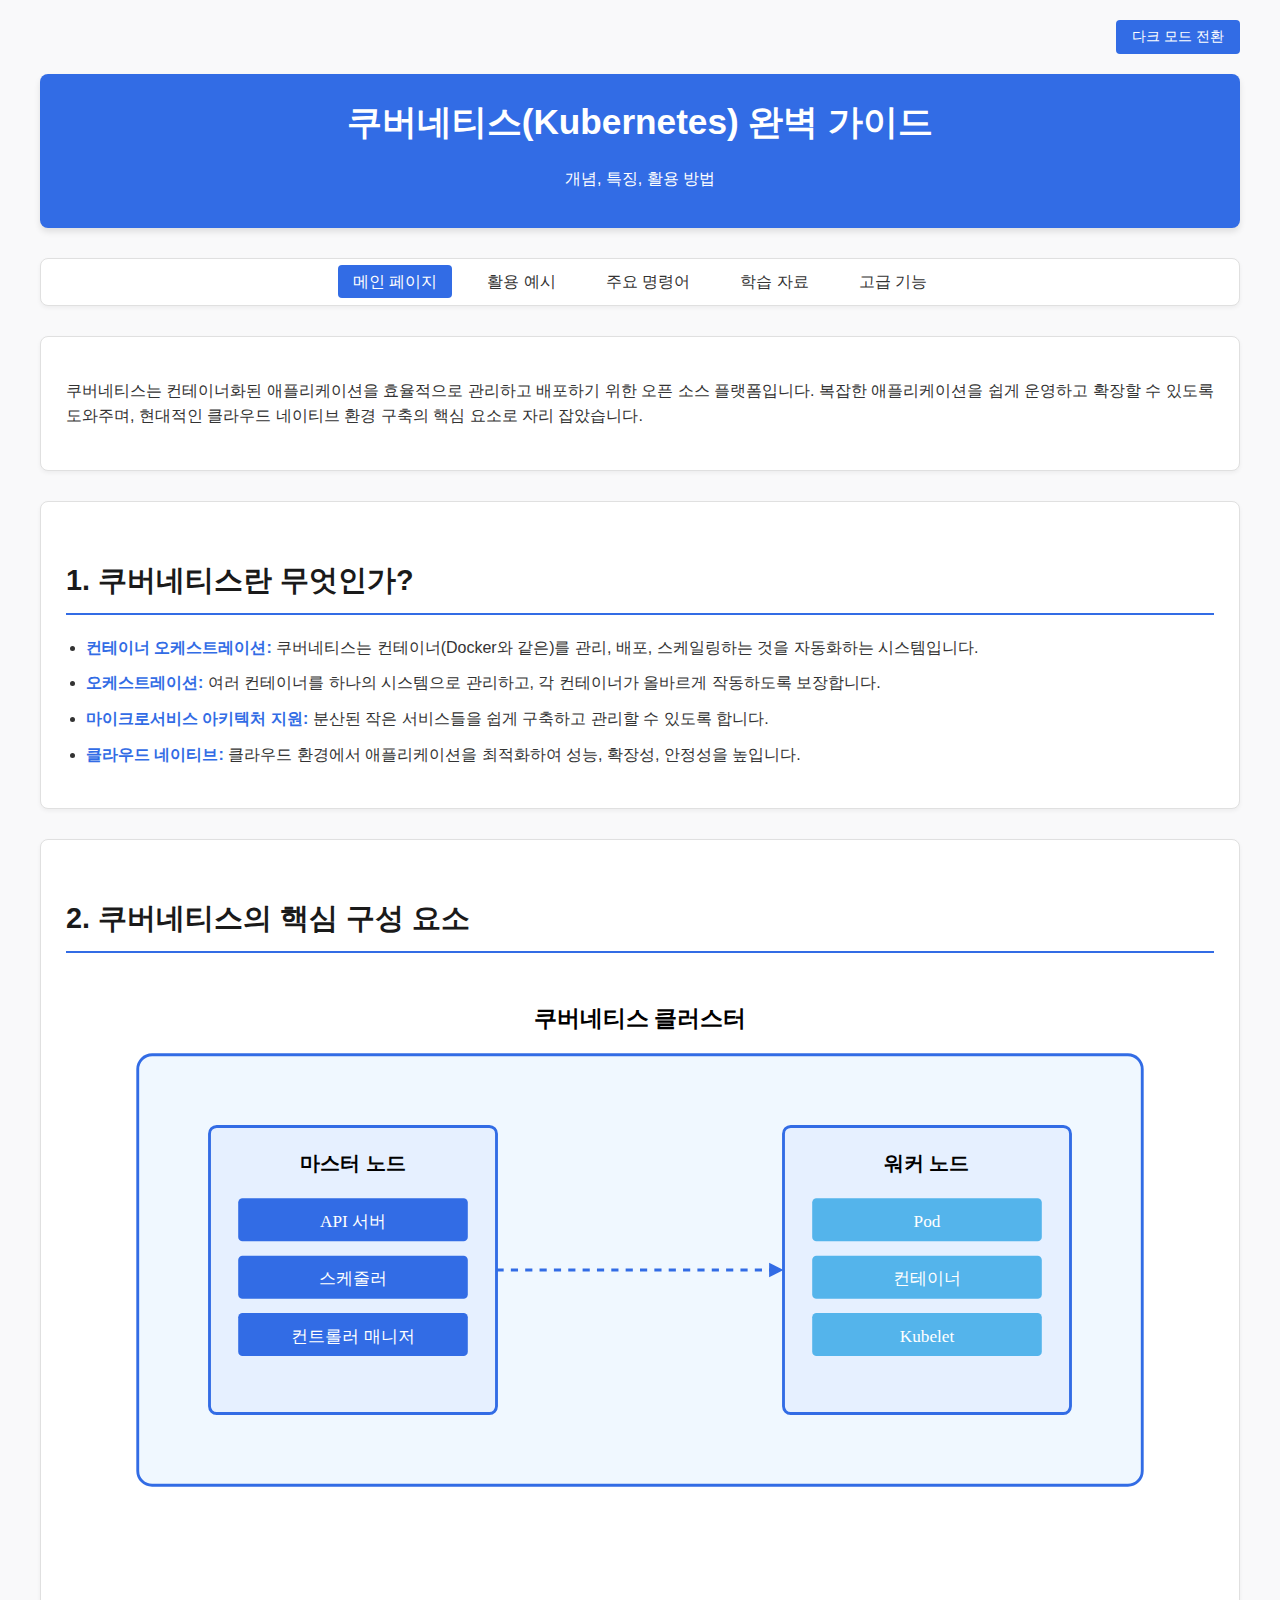
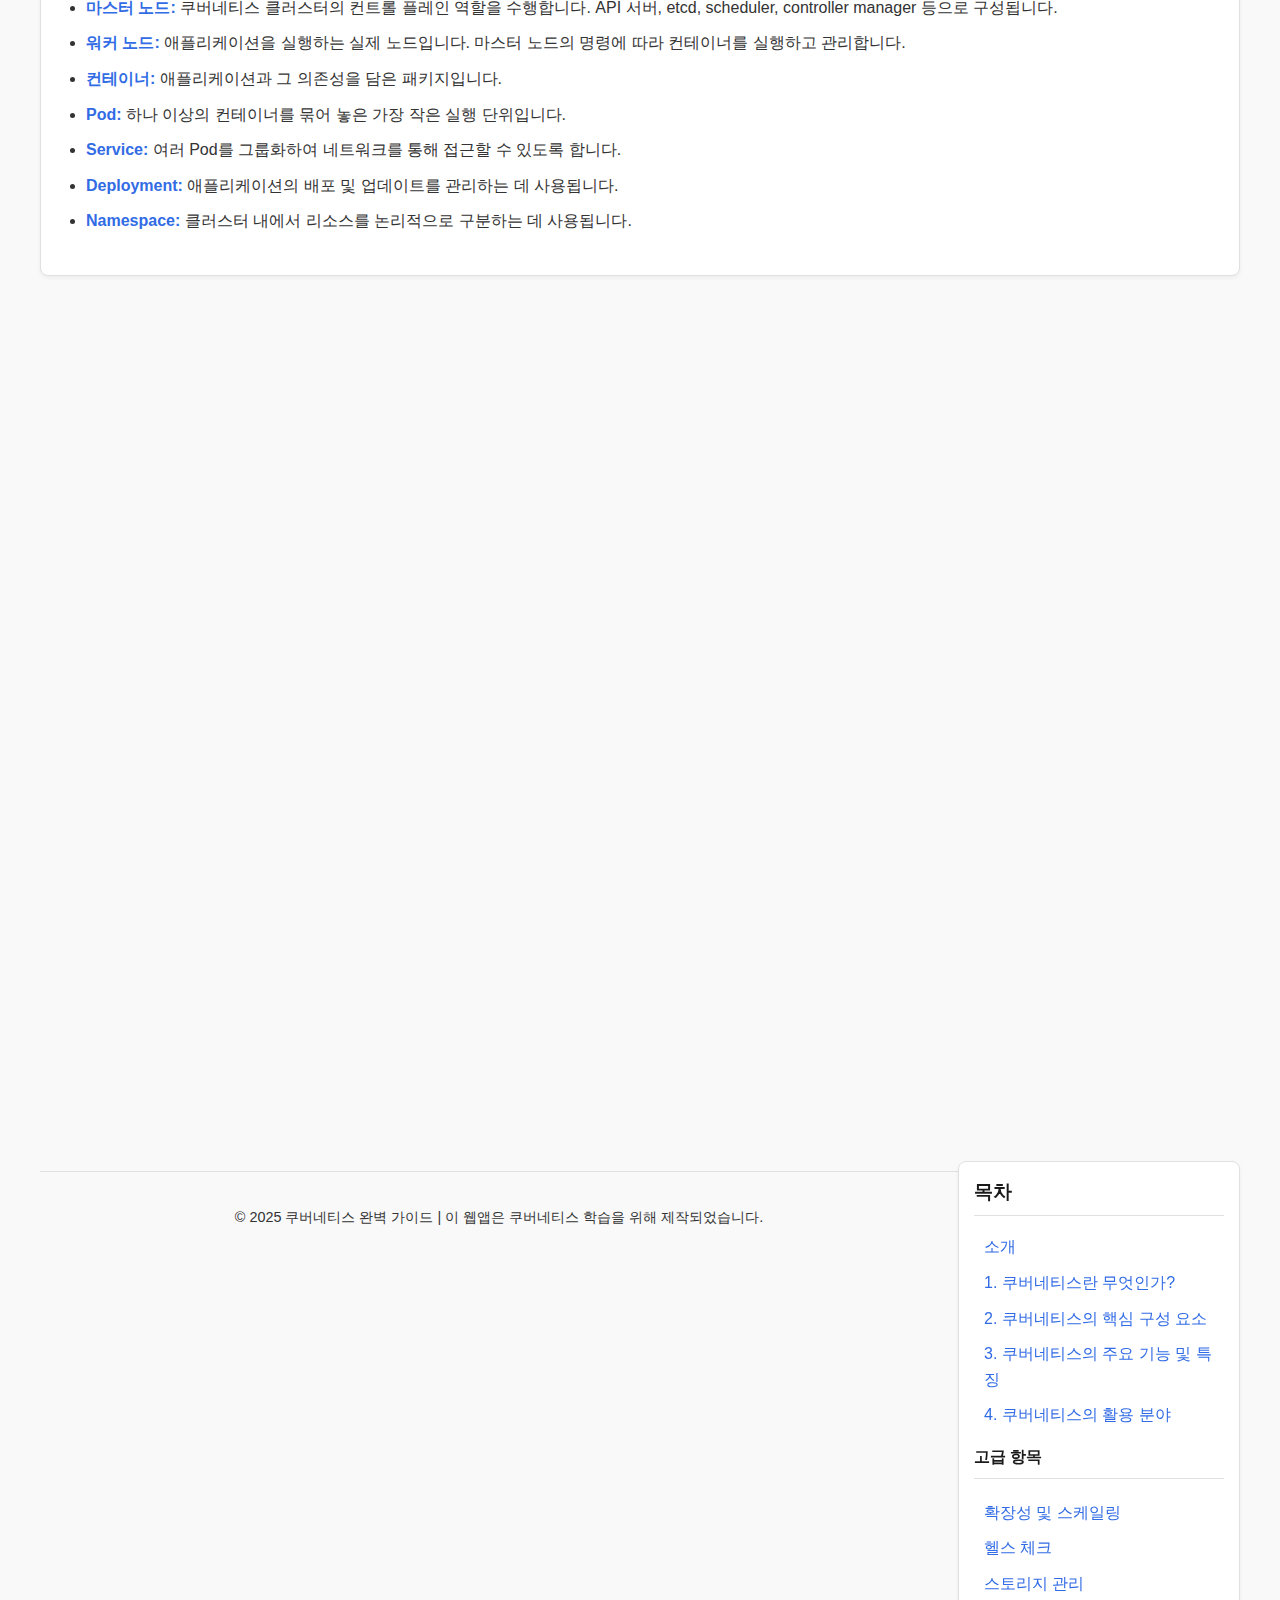
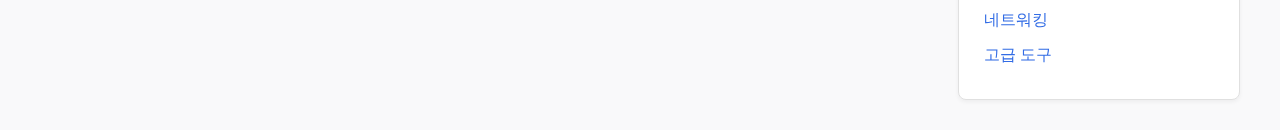
<file: index.html>
<!DOCTYPE html>
<html lang="ko">
<head>
    <meta charset="UTF-8">
    <meta name="viewport" content="width=device-width, initial-scale=1.0">
    <title>쿠버네티스 완벽 가이드</title>
    <link href="css/styles.css" rel="stylesheet">
</head>
<body>
    <div class="container">
        <div class="controls">
            <button class="theme-toggle" onclick="toggleTheme()">다크 모드 전환</button>
        </div>
        
        <header>
            <h1>쿠버네티스(Kubernetes) 완벽 가이드</h1>
            <p>개념, 특징, 활용 방법</p>
        </header>
        
        <nav class="main-nav">
            <ul>
                <li><a href="index.html" class="active">메인 페이지</a></li>
                <li><a href="examples.html">활용 예시</a></li>
                <li><a href="commands.html">주요 명령어</a></li>
                <li><a href="resources.html">학습 자료</a></li>
                <li><a href="advanced/features.html">고급 기능</a></li>
            </ul>
        </nav>
        
        <main>
            <!-- 소개 섹션 -->
            <div id="intro" class="section intro">
                <p>쿠버네티스는 컨테이너화된 애플리케이션을 효율적으로 관리하고 배포하기 위한 오픈 소스 플랫폼입니다. 복잡한 애플리케이션을 쉽게 운영하고 확장할 수 있도록 도와주며, 현대적인 클라우드 네이티브 환경 구축의 핵심 요소로 자리 잡았습니다.</p>
            </div>
            
            <!-- 쿠버네티스 기본 개념 섹션 -->
            <div id="what-is-kubernetes" class="section">
                <h2>1. 쿠버네티스란 무엇인가?</h2>
                <ul>
                    <li><strong>컨테이너 오케스트레이션:</strong> 쿠버네티스는 컨테이너(Docker와 같은)를 관리, 배포, 스케일링하는 것을 자동화하는 시스템입니다.</li>
                    <li><strong>오케스트레이션:</strong> 여러 컨테이너를 하나의 시스템으로 관리하고, 각 컨테이너가 올바르게 작동하도록 보장합니다.</li>
                    <li><strong>마이크로서비스 아키텍처 지원:</strong> 분산된 작은 서비스들을 쉽게 구축하고 관리할 수 있도록 합니다.</li>
                    <li><strong>클라우드 네이티브:</strong> 클라우드 환경에서 애플리케이션을 최적화하여 성능, 확장성, 안정성을 높입니다.</li>
                </ul>
            </div>
            
            <!-- 핵심 구성 요소 섹션 -->
            <div id="components" class="section">
                <h2>2. 쿠버네티스의 핵심 구성 요소</h2>
                <div class="diagram">
                    <img src="images/kubernetes-diagram.svg" alt="쿠버네티스 아키텍처 다이어그램">
                </div>
                <ul>
                    <li><strong>마스터 노드:</strong> 쿠버네티스 클러스터의 컨트롤 플레인 역할을 수행합니다. API 서버, etcd, scheduler, controller manager 등으로 구성됩니다.</li>
                    <li><strong>워커 노드:</strong> 애플리케이션을 실행하는 실제 노드입니다. 마스터 노드의 명령에 따라 컨테이너를 실행하고 관리합니다.</li>
                    <li><strong>컨테이너:</strong> 애플리케이션과 그 의존성을 담은 패키지입니다.</li>
                    <li><strong>Pod:</strong> 하나 이상의 컨테이너를 묶어 놓은 가장 작은 실행 단위입니다.</li>
                    <li><strong>Service:</strong> 여러 Pod를 그룹화하여 네트워크를 통해 접근할 수 있도록 합니다.</li>
                    <li><strong>Deployment:</strong> 애플리케이션의 배포 및 업데이트를 관리하는 데 사용됩니다.</li>
                    <li><strong>Namespace:</strong> 클러스터 내에서 리소스를 논리적으로 구분하는 데 사용됩니다.</li>
                </ul>
            </div>
            
            <!-- 특징 섹션 -->
            <div id="features" class="section">
                <h2>3. 쿠버네티스의 주요 기능 및 특징</h2>
                <ul>
                    <li><strong>자동화된 배포 및 롤아웃:</strong> 애플리케이션을 자동으로 배포하고, 업데이트를 관리하며, 이전 버전으로 롤백하는 기능을 제공합니다.</li>
                    <li><strong>스케일링:</strong> 애플리케이션의 트래픽 증가에 따라 자동으로 컨테이너의 수를 늘리거나 줄여서 리소스를 효율적으로 사용합니다.</li>
                    <li><strong>self-healing(자가 치유):</strong> 컨테이너가 다운되면 자동으로 재시작하거나 대체 컨테이너로 교체하여 애플리케이션의 가용성을 유지합니다.</li>
                    <li><strong>로드 밸런싱:</strong> 트래픽을 여러 컨테이너에 분산시켜 애플리케이션의 성능을 향상시키고, 특정 서버에 과부하가 걸리는 것을 방지합니다.</li>
                    <li><strong>자동화된 서비스 검색:</strong> 컨테이너 간의 통신을 자동화하여 애플리케이션의 복잡성을 줄입니다.</li>
                    <li><strong>리소스 관리:</strong> CPU, 메모리 등 리소스를 효율적으로 할당하고 관리하여 서버 자원 낭비를 줄입니다.</li>
                    <li><strong>고가용성:</strong> 컨테이너가 실패할 경우 자동으로 대체 컨테이너를 시작하여 서비스 중단을 방지합니다.</li>
                    <li><strong>포터빌리티:</strong> 다양한 환경(온프레미스, 클라우드 등)에서 실행 가능합니다.</li>
                </ul>
            </div>
            
            <div id="use-cases" class="section">
                <h2>4. 쿠버네티스의 활용 분야</h2>
                <ul>
                    <li><strong>웹 애플리케이션:</strong> 웹 서비스 및 API를 효율적으로 배포하고 관리합니다.</li>
                    <li><strong>마이크로서비스 아키텍처:</strong> 복잡한 애플리케이션을 작은 독립 서비스로 분리하여 개발 및 배포합니다.</li>
                    <li><strong>데이터 분석:</strong> 대규모 데이터 처리 작업을 효율적으로 관리합니다.</li>
                    <li><strong>머신 러닝:</strong> 복잡한 ML 모델의 학습 및 추론 워크로드를 처리합니다.</li>
                    <li><strong>DevOps 환경:</strong> CI/CD 파이프라인과 연동하여 지속적인 배포를 지원합니다.</li>
                </ul>
            </div>
        </main>
        
        <aside id="toc" class="toc">
            <h3>목차</h3>
            <ul>
                <li><a href="#intro">소개</a></li>
                <li><a href="#what-is-kubernetes">1. 쿠버네티스란 무엇인가?</a></li>
                <li><a href="#components">2. 쿠버네티스의 핵심 구성 요소</a></li>
                <li><a href="#features">3. 쿠버네티스의 주요 기능 및 특징</a></li>
                <li><a href="#use-cases">4. 쿠버네티스의 활용 분야</a></li>
            </ul>
            <h4>고급 항목</h4>
            <ul>
                <li><a href="advanced/features.html#scaling">확장성 및 스케일링</a></li>
                <li><a href="advanced/features.html#health-checks">헬스 체크</a></li>
                <li><a href="advanced/features.html#storage">스토리지 관리</a></li>
                <li><a href="advanced/features.html#networking">네트워킹</a></li>
                <li><a href="advanced/features.html#advanced-tools">고급 도구</a></li>
            </ul>
        </aside>
        
        <footer>
            <p>© 2025 쿠버네티스 완벽 가이드 | 이 웹앱은 쿠버네티스 학습을 위해 제작되었습니다.</p>
        </footer>
    </div>
    
    <script src="js/scripts.js"></script>
</body>
</html>
</file>
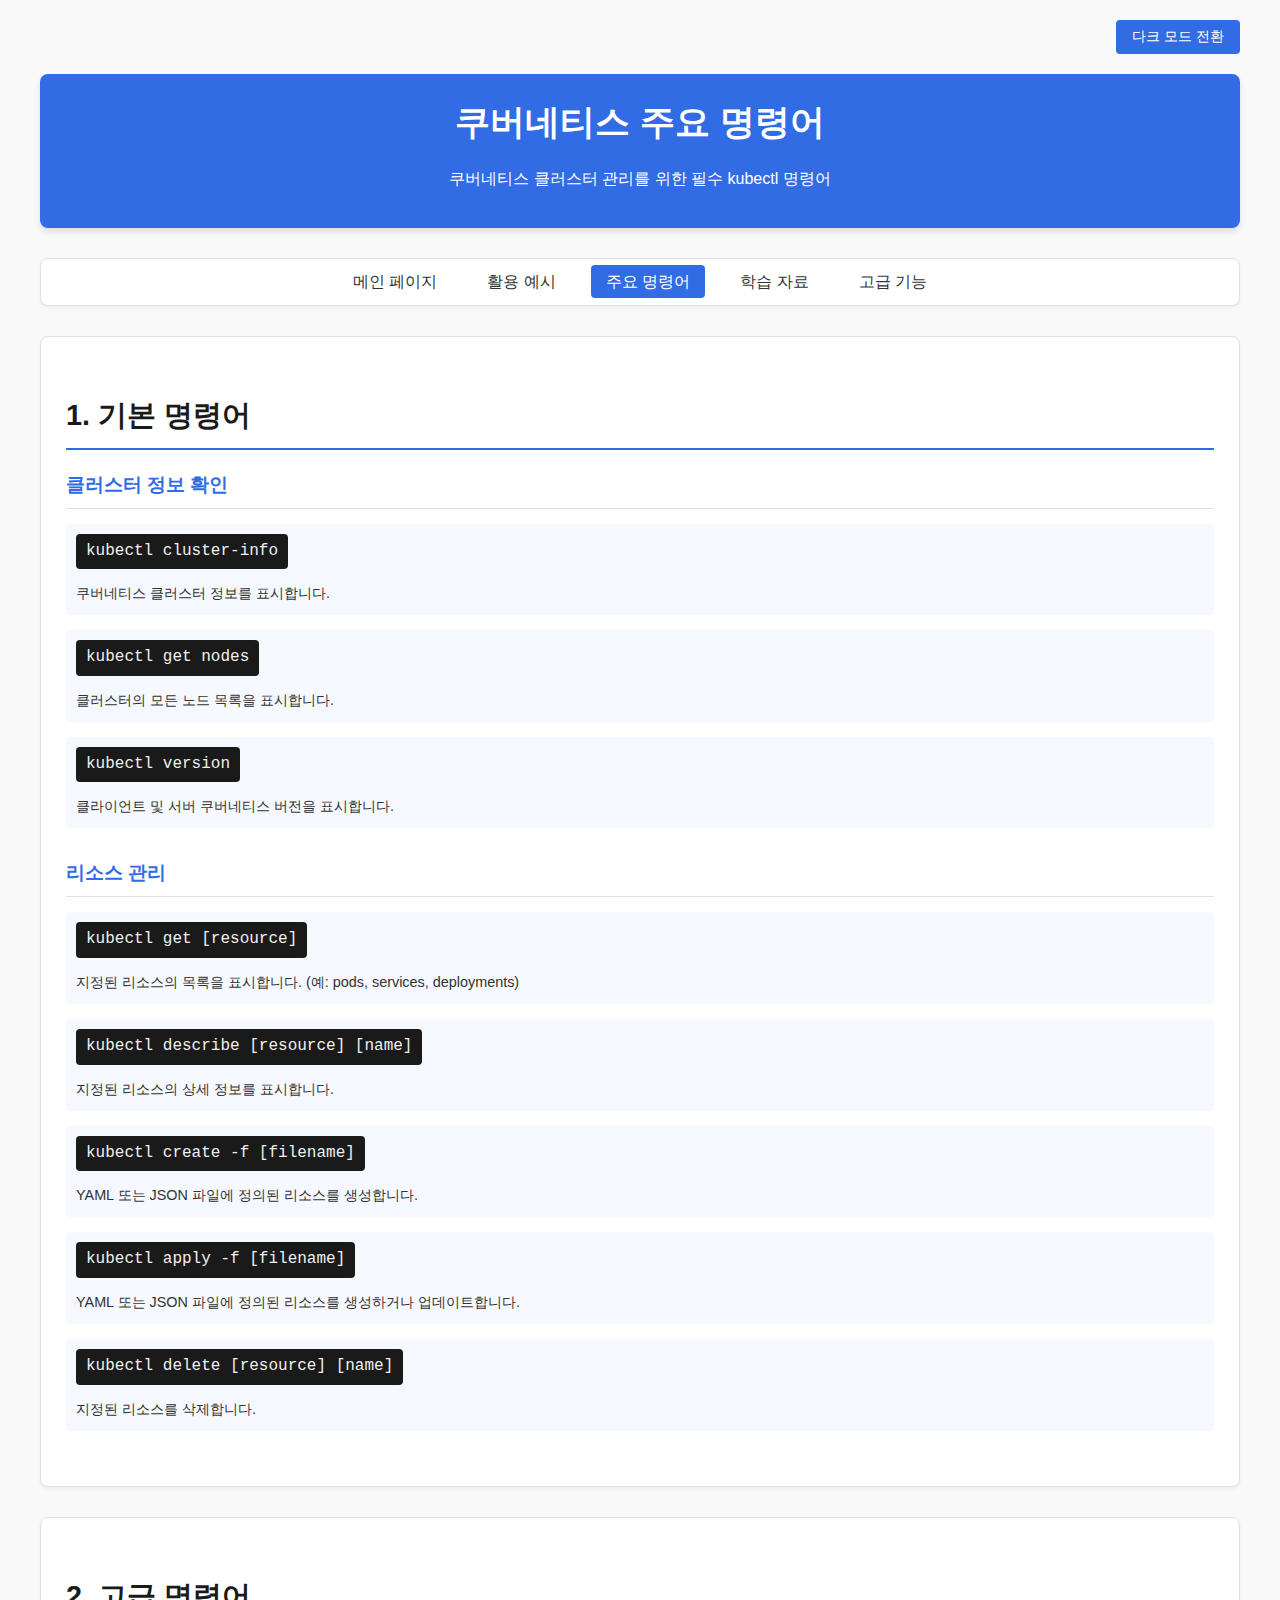
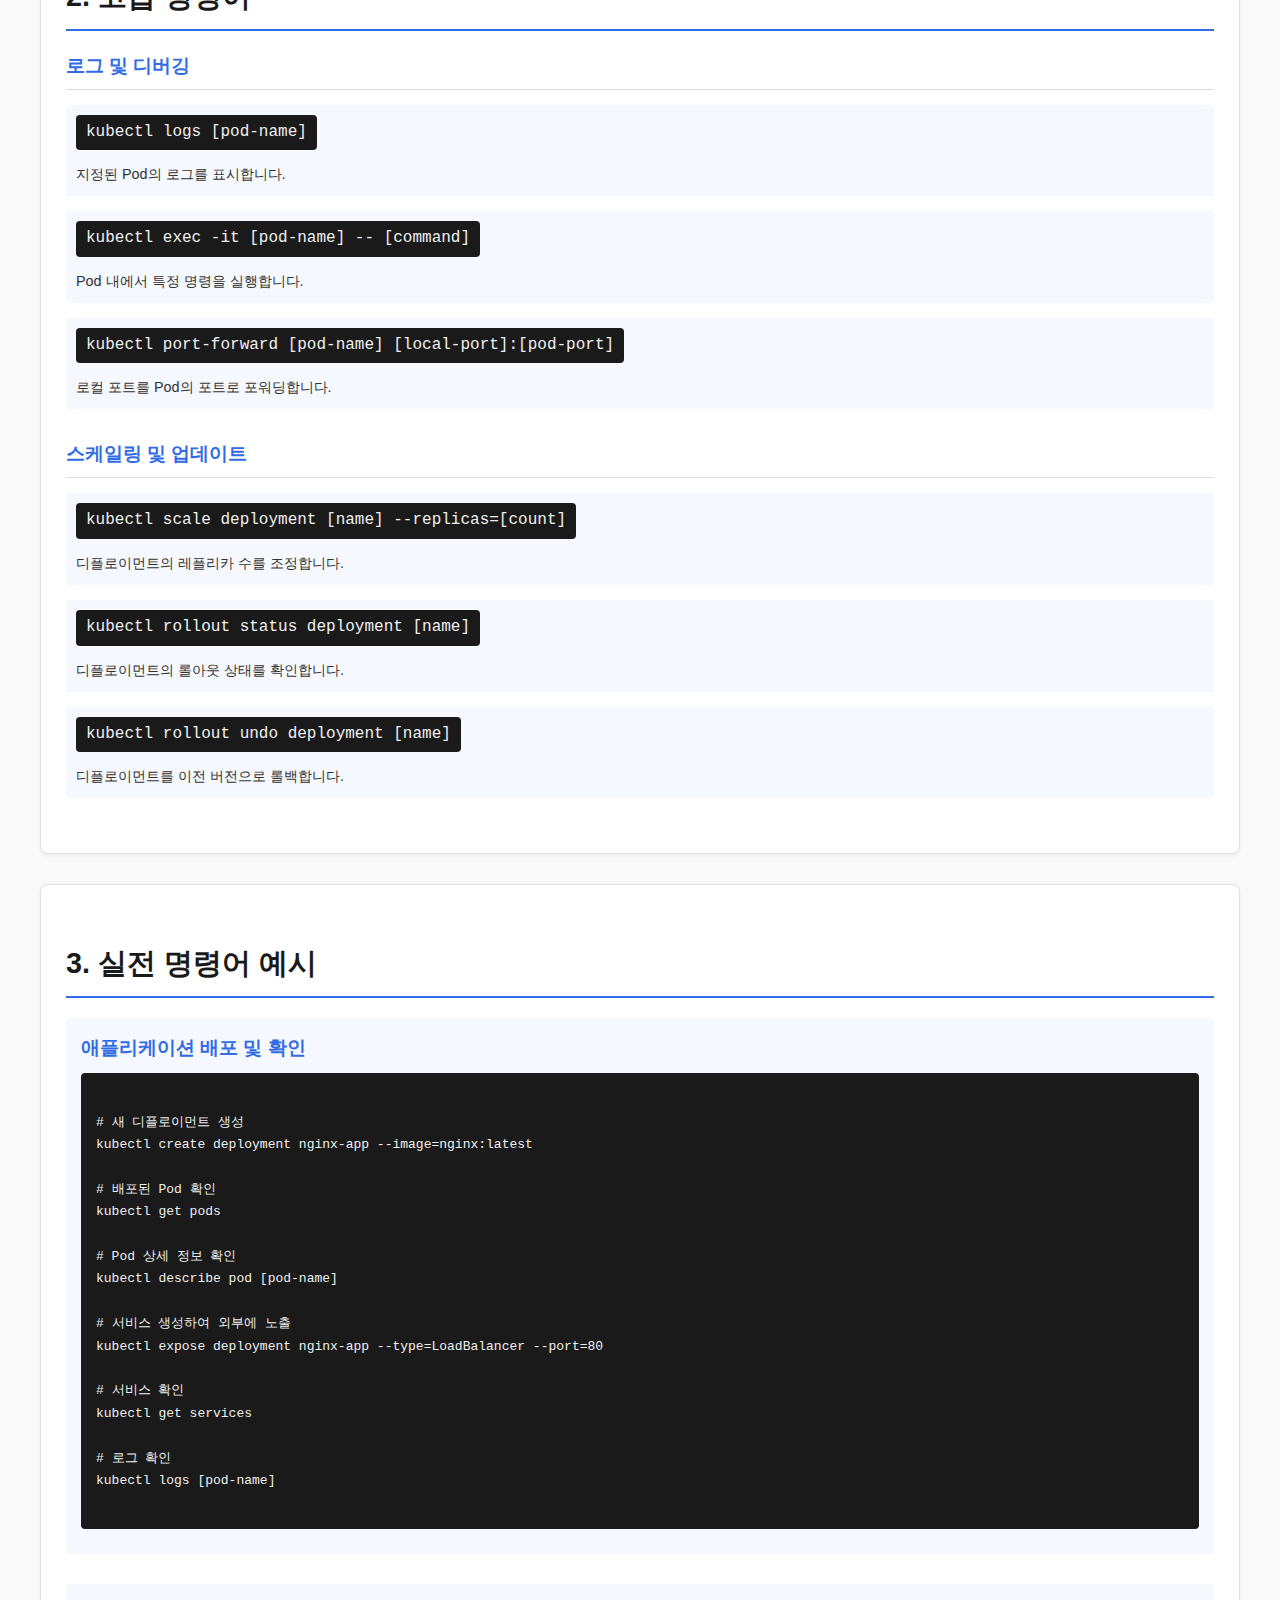
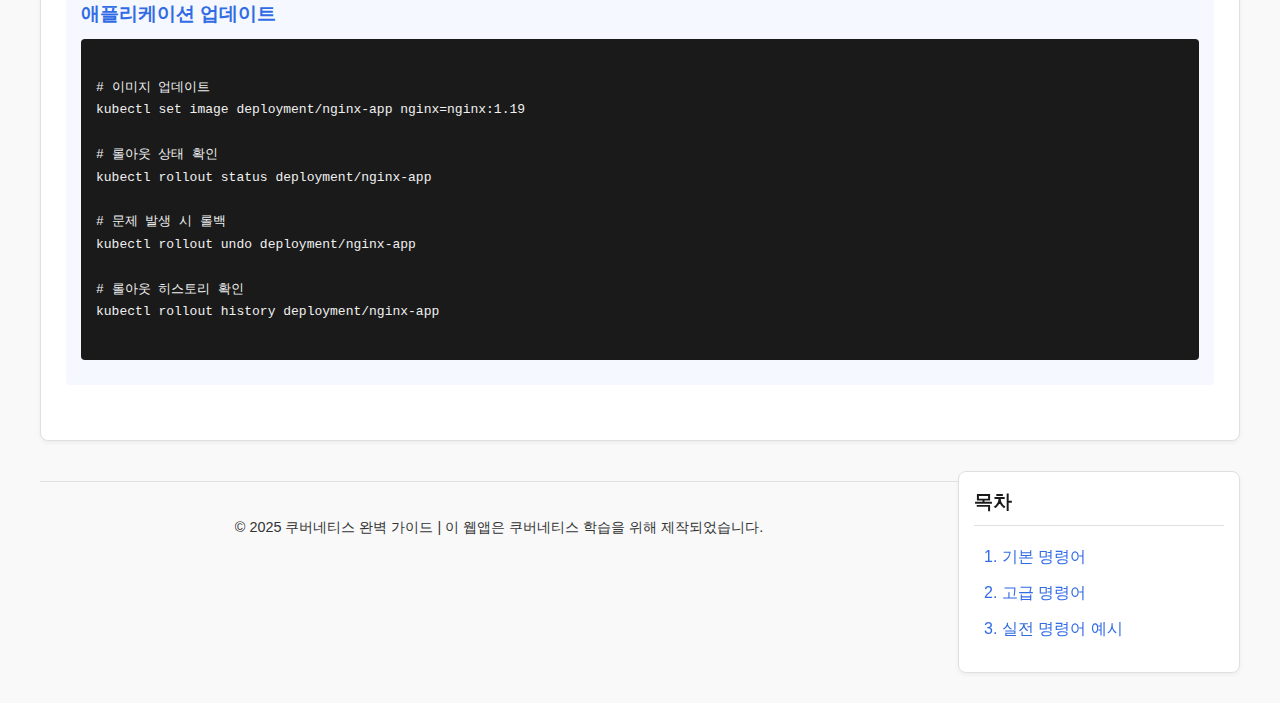
<file: commands.html>
<!DOCTYPE html>
<html lang="ko">
<head>
    <meta charset="UTF-8">
    <meta name="viewport" content="width=device-width, initial-scale=1.0">
    <title>쿠버네티스 주요 명령어 - 쿠버네티스 완벽 가이드</title>
    <link href="css/styles.css" rel="stylesheet">
</head>
<body>
    <div class="container">
        <div class="controls">
            <button class="theme-toggle" onclick="toggleTheme()">다크 모드 전환</button>
        </div>
        
        <header>
            <h1>쿠버네티스 주요 명령어</h1>
            <p>쿠버네티스 클러스터 관리를 위한 필수 kubectl 명령어</p>
        </header>
        
        <nav class="main-nav">
            <ul>
                <li><a href="index.html">메인 페이지</a></li>
                <li><a href="examples.html">활용 예시</a></li>
                <li><a href="commands.html" class="active">주요 명령어</a></li>
                <li><a href="resources.html">학습 자료</a></li>
                <li><a href="advanced/features.html">고급 기능</a></li>
            </ul>
        </nav>
        
        <main>
            <div id="basic-commands" class="section">
                <h2>1. 기본 명령어</h2>
                <div class="command-group">
                    <h3>클러스터 정보 확인</h3>
                    <div class="command-item">
                        <code>kubectl cluster-info</code>
                        <p>쿠버네티스 클러스터 정보를 표시합니다.</p>
                    </div>
                    <div class="command-item">
                        <code>kubectl get nodes</code>
                        <p>클러스터의 모든 노드 목록을 표시합니다.</p>
                    </div>
                    <div class="command-item">
                        <code>kubectl version</code>
                        <p>클라이언트 및 서버 쿠버네티스 버전을 표시합니다.</p>
                    </div>
                </div>
                
                <div class="command-group">
                    <h3>리소스 관리</h3>
                    <div class="command-item">
                        <code>kubectl get [resource]</code>
                        <p>지정된 리소스의 목록을 표시합니다. (예: pods, services, deployments)</p>
                    </div>
                    <div class="command-item">
                        <code>kubectl describe [resource] [name]</code>
                        <p>지정된 리소스의 상세 정보를 표시합니다.</p>
                    </div>
                    <div class="command-item">
                        <code>kubectl create -f [filename]</code>
                        <p>YAML 또는 JSON 파일에 정의된 리소스를 생성합니다.</p>
                    </div>
                    <div class="command-item">
                        <code>kubectl apply -f [filename]</code>
                        <p>YAML 또는 JSON 파일에 정의된 리소스를 생성하거나 업데이트합니다.</p>
                    </div>
                    <div class="command-item">
                        <code>kubectl delete [resource] [name]</code>
                        <p>지정된 리소스를 삭제합니다.</p>
                    </div>
                </div>
            </div>
            
            <div id="advanced-commands" class="section">
                <h2>2. 고급 명령어</h2>
                <div class="command-group">
                    <h3>로그 및 디버깅</h3>
                    <div class="command-item">
                        <code>kubectl logs [pod-name]</code>
                        <p>지정된 Pod의 로그를 표시합니다.</p>
                    </div>
                    <div class="command-item">
                        <code>kubectl exec -it [pod-name] -- [command]</code>
                        <p>Pod 내에서 특정 명령을 실행합니다.</p>
                    </div>
                    <div class="command-item">
                        <code>kubectl port-forward [pod-name] [local-port]:[pod-port]</code>
                        <p>로컬 포트를 Pod의 포트로 포워딩합니다.</p>
                    </div>
                </div>
                
                <div class="command-group">
                    <h3>스케일링 및 업데이트</h3>
                    <div class="command-item">
                        <code>kubectl scale deployment [name] --replicas=[count]</code>
                        <p>디플로이먼트의 레플리카 수를 조정합니다.</p>
                    </div>
                    <div class="command-item">
                        <code>kubectl rollout status deployment [name]</code>
                        <p>디플로이먼트의 롤아웃 상태를 확인합니다.</p>
                    </div>
                    <div class="command-item">
                        <code>kubectl rollout undo deployment [name]</code>
                        <p>디플로이먼트를 이전 버전으로 롤백합니다.</p>
                    </div>
                </div>
            </div>
            
            <div id="command-examples" class="section">
                <h2>3. 실전 명령어 예시</h2>
                <div class="example-scenario">
                    <h3>애플리케이션 배포 및 확인</h3>
                    <pre><code>
# 새 디플로이먼트 생성
kubectl create deployment nginx-app --image=nginx:latest

# 배포된 Pod 확인
kubectl get pods

# Pod 상세 정보 확인
kubectl describe pod [pod-name]

# 서비스 생성하여 외부에 노출
kubectl expose deployment nginx-app --type=LoadBalancer --port=80

# 서비스 확인
kubectl get services

# 로그 확인
kubectl logs [pod-name]
                    </code></pre>
                </div>
                
                <div class="example-scenario">
                    <h3>애플리케이션 업데이트</h3>
                    <pre><code>
# 이미지 업데이트
kubectl set image deployment/nginx-app nginx=nginx:1.19

# 롤아웃 상태 확인
kubectl rollout status deployment/nginx-app

# 문제 발생 시 롤백
kubectl rollout undo deployment/nginx-app

# 롤아웃 히스토리 확인
kubectl rollout history deployment/nginx-app
                    </code></pre>
                </div>
            </div>
        </main>
        
        <aside id="toc" class="toc">
            <h3>목차</h3>
            <ul>
                <li><a href="#basic-commands">1. 기본 명령어</a></li>
                <li><a href="#advanced-commands">2. 고급 명령어</a></li>
                <li><a href="#command-examples">3. 실전 명령어 예시</a></li>
            </ul>
        </aside>
        
        <footer>
            <p>© 2025 쿠버네티스 완벽 가이드 | 이 웹앱은 쿠버네티스 학습을 위해 제작되었습니다.</p>
        </footer>
    </div>
    
    <script src="js/scripts.js"></script>
</body>
</html>
</file>
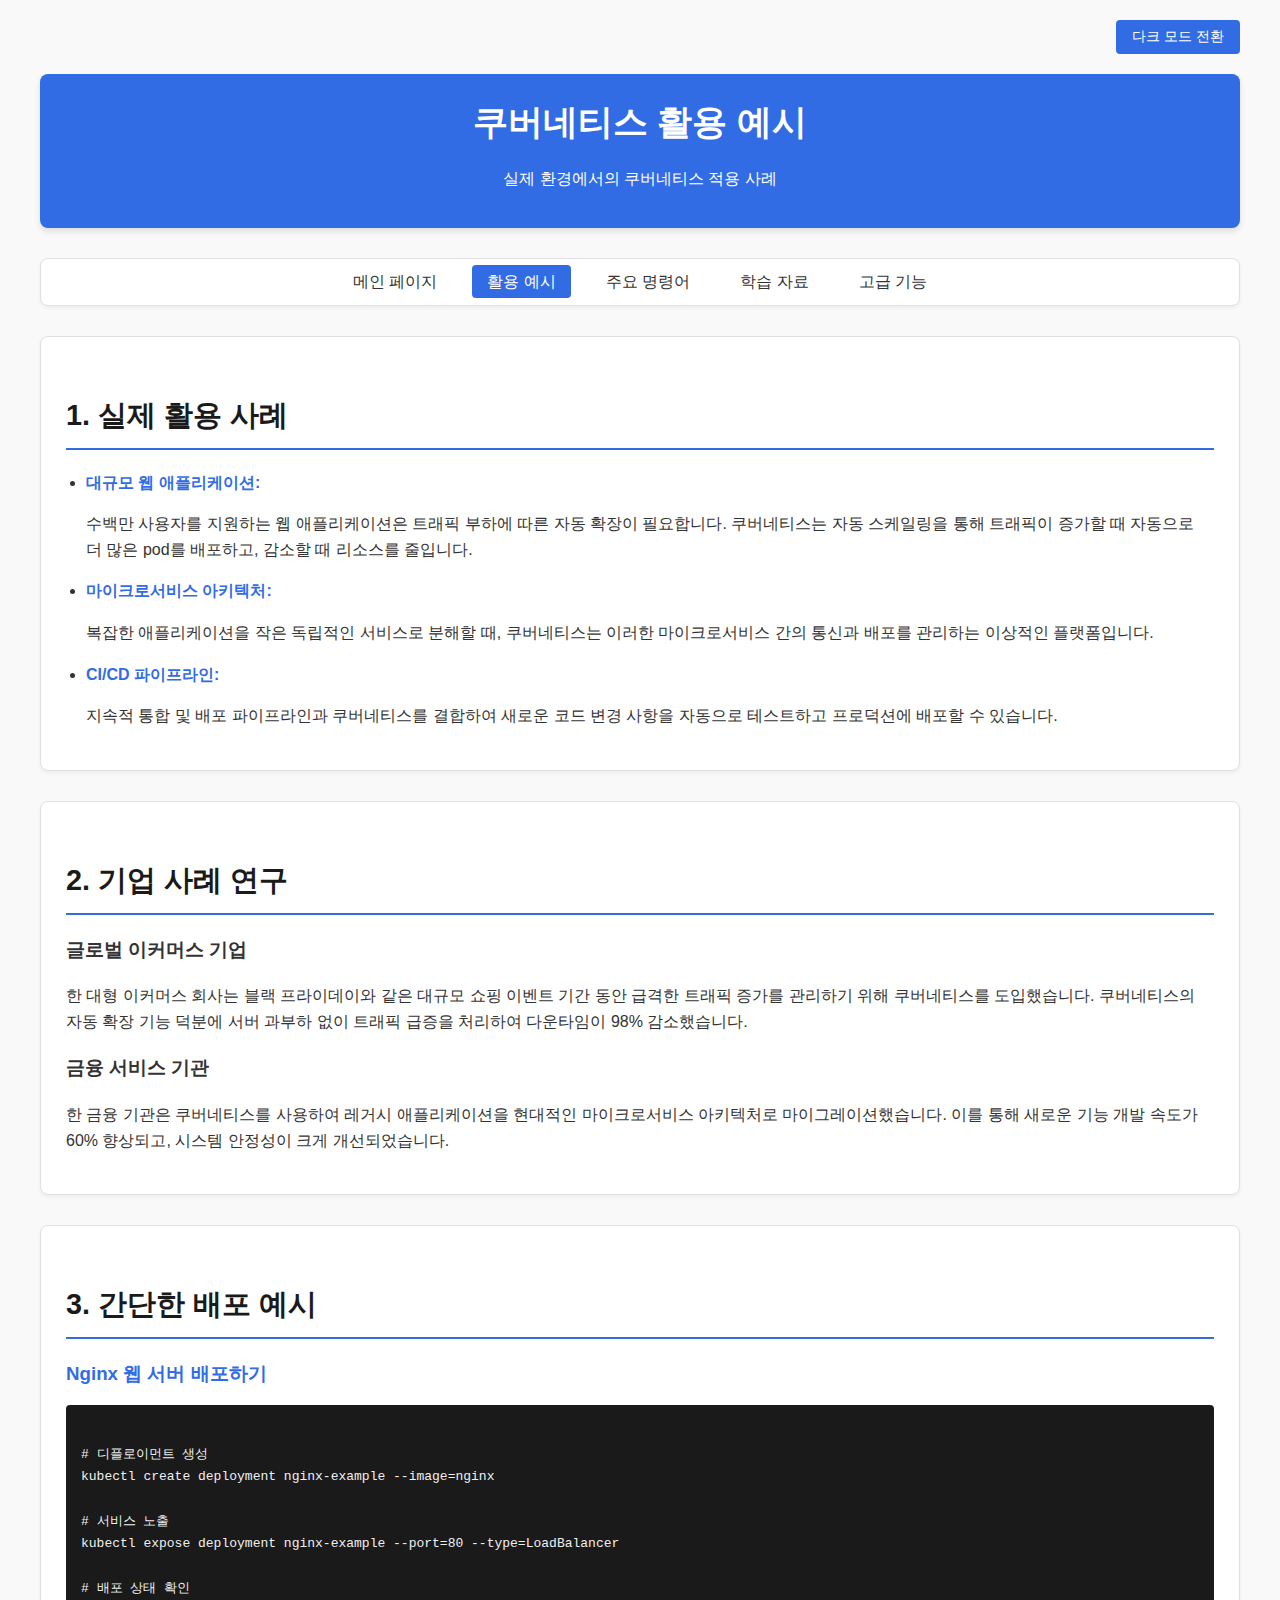
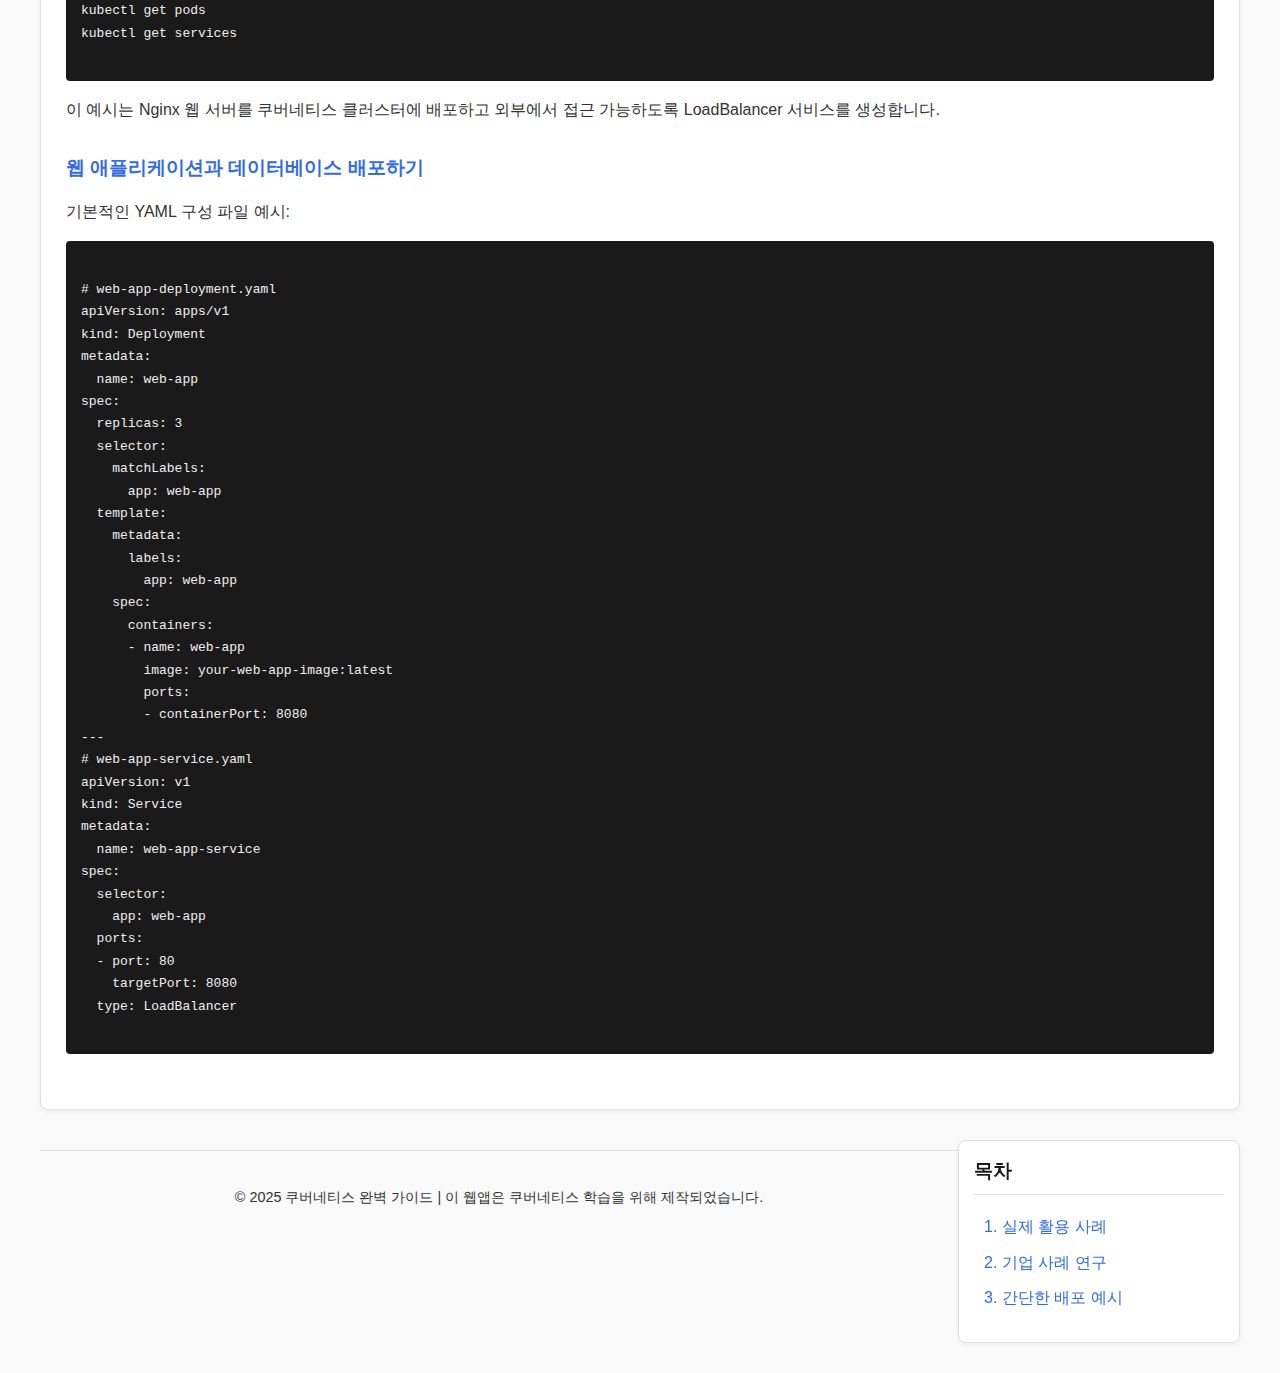
<file: examples.html>
<!DOCTYPE html>
<html lang="ko">
<head>
    <meta charset="UTF-8">
    <meta name="viewport" content="width=device-width, initial-scale=1.0">
    <title>쿠버네티스 활용 예시 - 쿠버네티스 완벽 가이드</title>
    <link href="css/styles.css" rel="stylesheet">
</head>
<body>
    <div class="container">
        <div class="controls">
            <button class="theme-toggle" onclick="toggleTheme()">다크 모드 전환</button>
        </div>
        
        <header>
            <h1>쿠버네티스 활용 예시</h1>
            <p>실제 환경에서의 쿠버네티스 적용 사례</p>
        </header>
        
        <nav class="main-nav">
            <ul>
                <li><a href="index.html">메인 페이지</a></li>
                <li><a href="examples.html" class="active">활용 예시</a></li>
                <li><a href="commands.html">주요 명령어</a></li>
                <li><a href="resources.html">학습 자료</a></li>
                <li><a href="advanced/features.html">고급 기능</a></li>
            </ul>
        </nav>
        
        <main>
            <div id="use-cases" class="section">
                <h2>1. 실제 활용 사례</h2>
                <ul>
                    <li>
                        <strong>대규모 웹 애플리케이션:</strong> 
                        <p>수백만 사용자를 지원하는 웹 애플리케이션은 트래픽 부하에 따른 자동 확장이 필요합니다. 쿠버네티스는 자동 스케일링을 통해 트래픽이 증가할 때 자동으로 더 많은 pod를 배포하고, 감소할 때 리소스를 줄입니다.</p>
                    </li>
                    <li>
                        <strong>마이크로서비스 아키텍처:</strong>
                        <p>복잡한 애플리케이션을 작은 독립적인 서비스로 분해할 때, 쿠버네티스는 이러한 마이크로서비스 간의 통신과 배포를 관리하는 이상적인 플랫폼입니다.</p>
                    </li>
                    <li>
                        <strong>CI/CD 파이프라인:</strong>
                        <p>지속적 통합 및 배포 파이프라인과 쿠버네티스를 결합하여 새로운 코드 변경 사항을 자동으로 테스트하고 프로덕션에 배포할 수 있습니다.</p>
                    </li>
                </ul>
            </div>
            
            <div id="case-study" class="section">
                <h2>2. 기업 사례 연구</h2>
                <div class="case-study-item">
                    <h3>글로벌 이커머스 기업</h3>
                    <p>한 대형 이커머스 회사는 블랙 프라이데이와 같은 대규모 쇼핑 이벤트 기간 동안 급격한 트래픽 증가를 관리하기 위해 쿠버네티스를 도입했습니다. 쿠버네티스의 자동 확장 기능 덕분에 서버 과부하 없이 트래픽 급증을 처리하여 다운타임이 98% 감소했습니다.</p>
                </div>
                <div class="case-study-item">
                    <h3>금융 서비스 기관</h3>
                    <p>한 금융 기관은 쿠버네티스를 사용하여 레거시 애플리케이션을 현대적인 마이크로서비스 아키텍처로 마이그레이션했습니다. 이를 통해 새로운 기능 개발 속도가 60% 향상되고, 시스템 안정성이 크게 개선되었습니다.</p>
                </div>
            </div>
            
            <div id="tutorial" class="section">
                <h2>3. 간단한 배포 예시</h2>
                <div class="code-example">
                    <h3>Nginx 웹 서버 배포하기</h3>
                    <pre><code>
# 디플로이먼트 생성
kubectl create deployment nginx-example --image=nginx

# 서비스 노출
kubectl expose deployment nginx-example --port=80 --type=LoadBalancer

# 배포 상태 확인
kubectl get pods
kubectl get services
                    </code></pre>
                    <p>이 예시는 Nginx 웹 서버를 쿠버네티스 클러스터에 배포하고 외부에서 접근 가능하도록 LoadBalancer 서비스를 생성합니다.</p>
                </div>
                
                <div class="code-example">
                    <h3>웹 애플리케이션과 데이터베이스 배포하기</h3>
                    <p>기본적인 YAML 구성 파일 예시:</p>
                    <pre><code>
# web-app-deployment.yaml
apiVersion: apps/v1
kind: Deployment
metadata:
  name: web-app
spec:
  replicas: 3
  selector:
    matchLabels:
      app: web-app
  template:
    metadata:
      labels:
        app: web-app
    spec:
      containers:
      - name: web-app
        image: your-web-app-image:latest
        ports:
        - containerPort: 8080
---
# web-app-service.yaml
apiVersion: v1
kind: Service
metadata:
  name: web-app-service
spec:
  selector:
    app: web-app
  ports:
  - port: 80
    targetPort: 8080
  type: LoadBalancer
                    </code></pre>
                </div>
            </div>
        </main>
        
        <aside id="toc" class="toc">
            <h3>목차</h3>
            <ul>
                <li><a href="#use-cases">1. 실제 활용 사례</a></li>
                <li><a href="#case-study">2. 기업 사례 연구</a></li>
                <li><a href="#tutorial">3. 간단한 배포 예시</a></li>
            </ul>
        </aside>
        
        <footer>
            <p>© 2025 쿠버네티스 완벽 가이드 | 이 웹앱은 쿠버네티스 학습을 위해 제작되었습니다.</p>
        </footer>
    </div>
    
    <script src="js/scripts.js"></script>
</body>
</html>
</file>
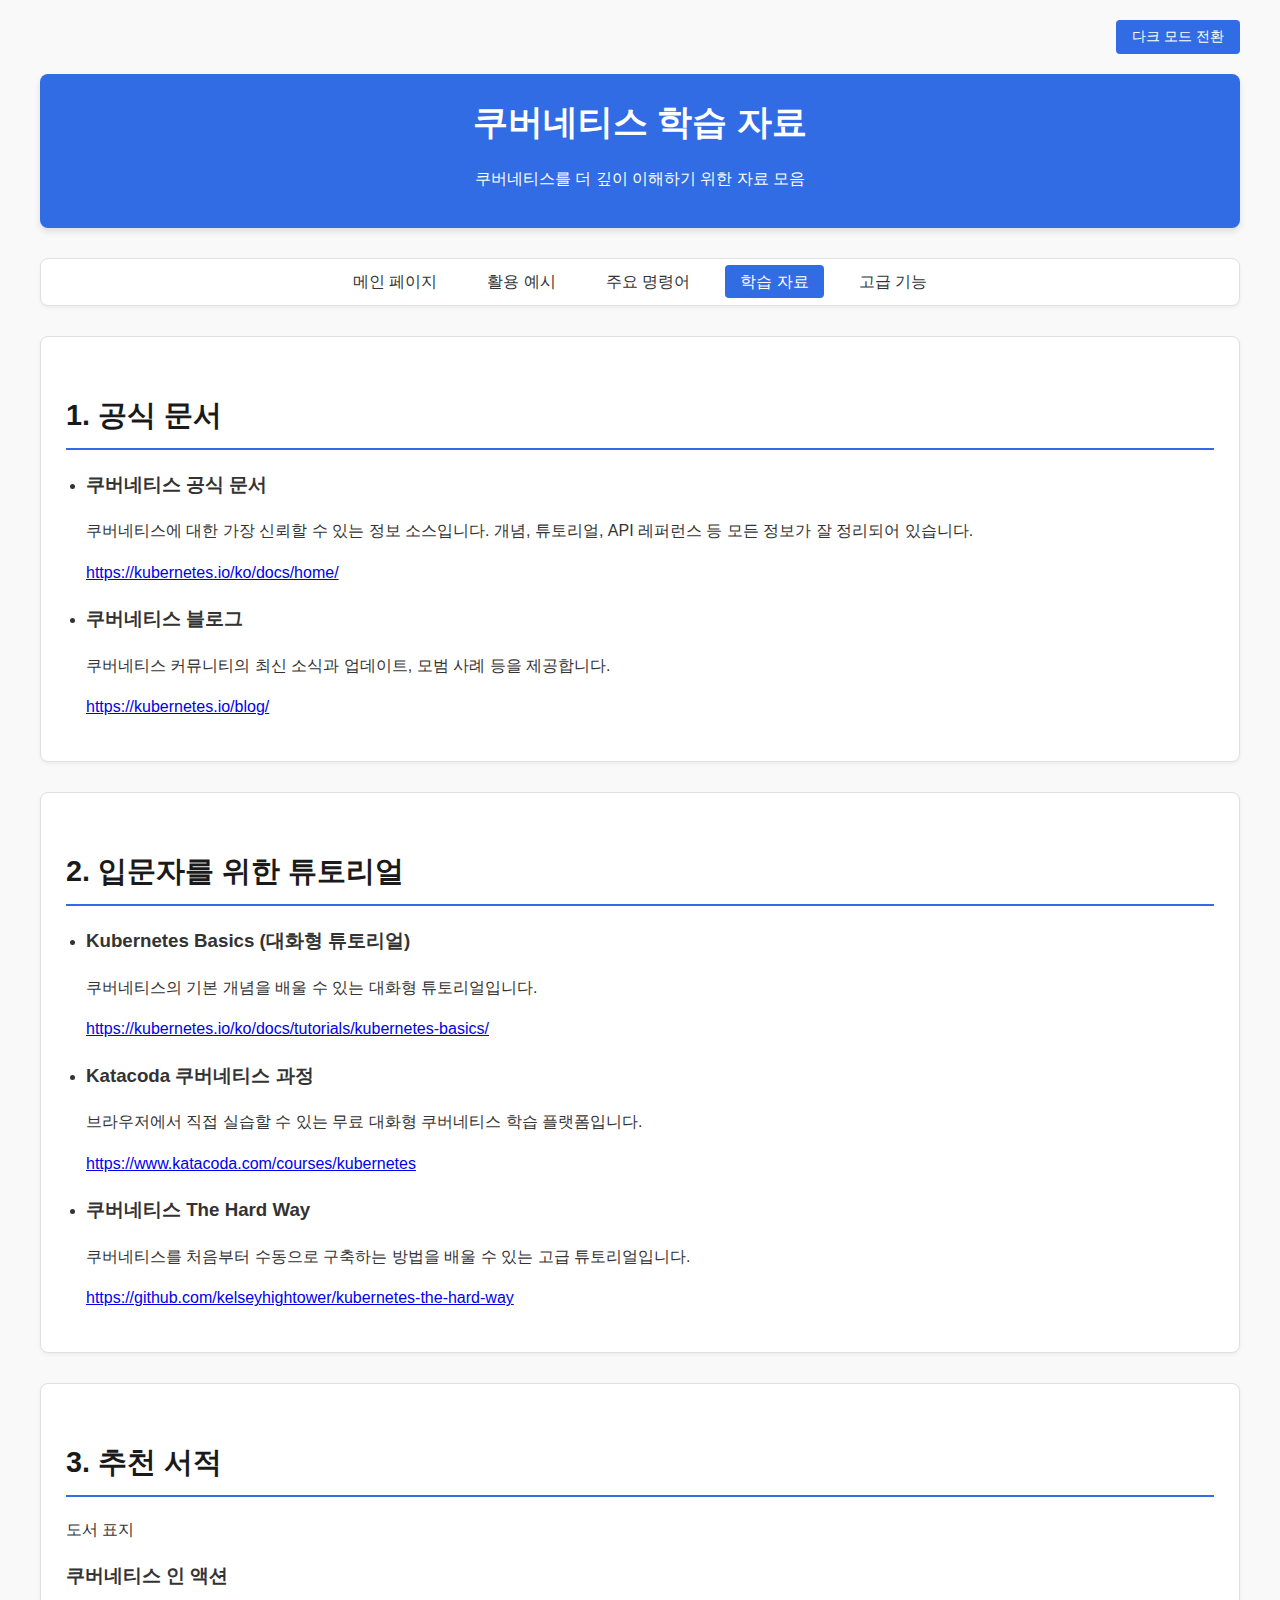
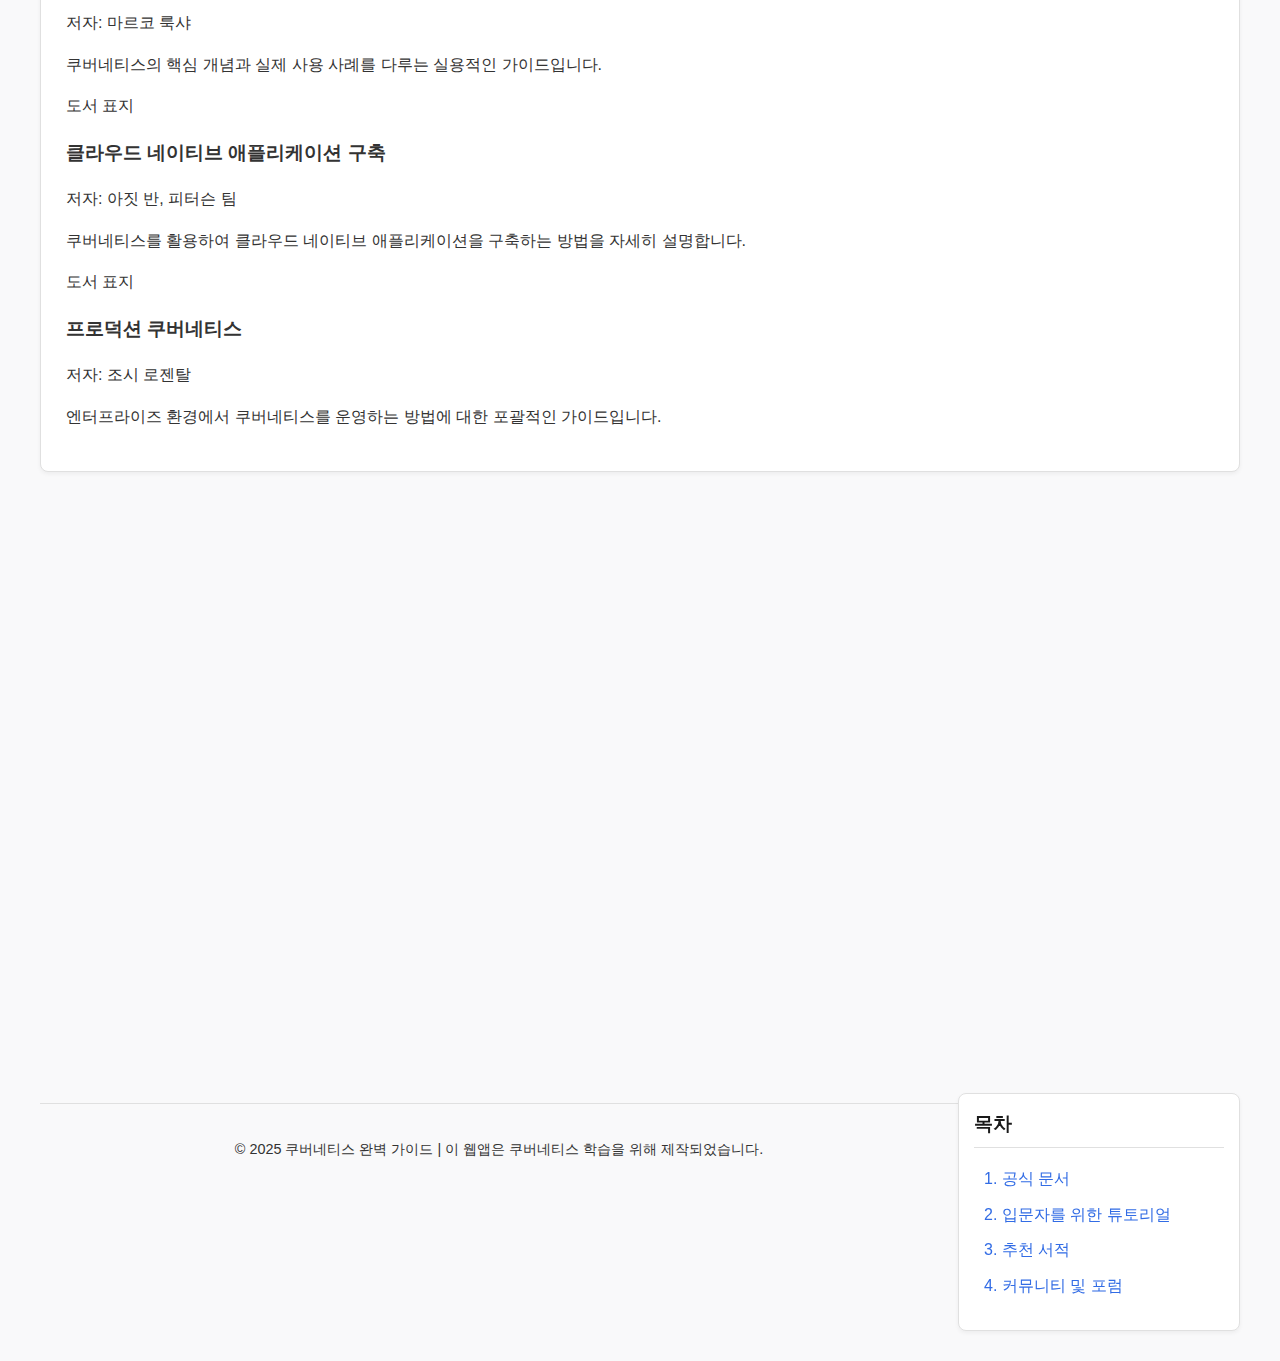
<file: resources.html>
<!DOCTYPE html>
<html lang="ko">
<head>
    <meta charset="UTF-8">
    <meta name="viewport" content="width=device-width, initial-scale=1.0">
    <title>쿠버네티스 학습 자료 - 쿠버네티스 완벽 가이드</title>
    <link href="css/styles.css" rel="stylesheet">
</head>
<body>
    <div class="container">
        <div class="controls">
            <button class="theme-toggle" onclick="toggleTheme()">다크 모드 전환</button>
        </div>
        
        <header>
            <h1>쿠버네티스 학습 자료</h1>
            <p>쿠버네티스를 더 깊이 이해하기 위한 자료 모음</p>
        </header>
        
        <nav class="main-nav">
            <ul>
                <li><a href="index.html">메인 페이지</a></li>
                <li><a href="examples.html">활용 예시</a></li>
                <li><a href="commands.html">주요 명령어</a></li>
                <li><a href="resources.html" class="active">학습 자료</a></li>
                <li><a href="advanced/features.html">고급 기능</a></li>
            </ul>
        </nav>
        
        <main>
            <div id="official-docs" class="section">
                <h2>1. 공식 문서</h2>
                <ul class="resource-list">
                    <li>
                        <h3>쿠버네티스 공식 문서</h3>
                        <p>쿠버네티스에 대한 가장 신뢰할 수 있는 정보 소스입니다. 개념, 튜토리얼, API 레퍼런스 등 모든 정보가 잘 정리되어 있습니다.</p>
                        <a href="https://kubernetes.io/ko/docs/home/" target="_blank" class="resource-link">https://kubernetes.io/ko/docs/home/</a>
                    </li>
                    <li>
                        <h3>쿠버네티스 블로그</h3>
                        <p>쿠버네티스 커뮤니티의 최신 소식과 업데이트, 모범 사례 등을 제공합니다.</p>
                        <a href="https://kubernetes.io/blog/" target="_blank" class="resource-link">https://kubernetes.io/blog/</a>
                    </li>
                </ul>
            </div>
            
            <div id="tutorials" class="section">
                <h2>2. 입문자를 위한 튜토리얼</h2>
                <ul class="resource-list">
                    <li>
                        <h3>Kubernetes Basics (대화형 튜토리얼)</h3>
                        <p>쿠버네티스의 기본 개념을 배울 수 있는 대화형 튜토리얼입니다.</p>
                        <a href="https://kubernetes.io/ko/docs/tutorials/kubernetes-basics/" target="_blank" class="resource-link">https://kubernetes.io/ko/docs/tutorials/kubernetes-basics/</a>
                    </li>
                    <li>
                        <h3>Katacoda 쿠버네티스 과정</h3>
                        <p>브라우저에서 직접 실습할 수 있는 무료 대화형 쿠버네티스 학습 플랫폼입니다.</p>
                        <a href="https://www.katacoda.com/courses/kubernetes" target="_blank" class="resource-link">https://www.katacoda.com/courses/kubernetes</a>
                    </li>
                    <li>
                        <h3>쿠버네티스 The Hard Way</h3>
                        <p>쿠버네티스를 처음부터 수동으로 구축하는 방법을 배울 수 있는 고급 튜토리얼입니다.</p>
                        <a href="https://github.com/kelseyhightower/kubernetes-the-hard-way" target="_blank" class="resource-link">https://github.com/kelseyhightower/kubernetes-the-hard-way</a>
                    </li>
                </ul>
            </div>
            
            <div id="books" class="section">
                <h2>3. 추천 서적</h2>
                <div class="book-list">
                    <div class="book-item">
                        <div class="book-cover">
                            <div class="book-placeholder">도서 표지</div>
                        </div>
                        <div class="book-info">
                            <h3>쿠버네티스 인 액션</h3>
                            <p>저자: 마르코 룩샤</p>
                            <p>쿠버네티스의 핵심 개념과 실제 사용 사례를 다루는 실용적인 가이드입니다.</p>
                        </div>
                    </div>
                    <div class="book-item">
                        <div class="book-cover">
                            <div class="book-placeholder">도서 표지</div>
                        </div>
                        <div class="book-info">
                            <h3>클라우드 네이티브 애플리케이션 구축</h3>
                            <p>저자: 아짓 반, 피터슨 팀</p>
                            <p>쿠버네티스를 활용하여 클라우드 네이티브 애플리케이션을 구축하는 방법을 자세히 설명합니다.</p>
                        </div>
                    </div>
                    <div class="book-item">
                        <div class="book-cover">
                            <div class="book-placeholder">도서 표지</div>
                        </div>
                        <div class="book-info">
                            <h3>프로덕션 쿠버네티스</h3>
                            <p>저자: 조시 로젠탈</p>
                            <p>엔터프라이즈 환경에서 쿠버네티스를 운영하는 방법에 대한 포괄적인 가이드입니다.</p>
                        </div>
                    </div>
                </div>
            </div>
            
            <div id="communities" class="section">
                <h2>4. 커뮤니티 및 포럼</h2>
                <ul class="resource-list">
                    <li>
                        <h3>쿠버네티스 슬랙</h3>
                        <p>쿠버네티스 사용자와 개발자가 모이는 공식 슬랙 채널입니다.</p>
                        <a href="https://kubernetes.slack.com/" target="_blank" class="resource-link">https://kubernetes.slack.com/</a>
                    </li>
                    <li>
                        <h3>쿠버네티스 포럼</h3>
                        <p>쿠버네티스 관련 질문과 답변을 찾을 수 있는 공식 포럼입니다.</p>
                        <a href="https://discuss.kubernetes.io/" target="_blank" class="resource-link">https://discuss.kubernetes.io/</a>
                    </li>
                    <li>
                        <h3>Stack Overflow</h3>
                        <p>쿠버네티스 관련 기술적 질문과 답변을 찾을 수 있는 대표적인 사이트입니다.</p>
                        <a href="https://stackoverflow.com/questions/tagged/kubernetes" target="_blank" class="resource-link">https://stackoverflow.com/questions/tagged/kubernetes</a>
                    </li>
                </ul>
            </div>
        </main>
        
        <aside id="toc" class="toc">
            <h3>목차</h3>
            <ul>
                <li><a href="#official-docs">1. 공식 문서</a></li>
                <li><a href="#tutorials">2. 입문자를 위한 튜토리얼</a></li>
                <li><a href="#books">3. 추천 서적</a></li>
                <li><a href="#communities">4. 커뮤니티 및 포럼</a></li>
            </ul>
        </aside>
        
        <footer>
            <p>© 2025 쿠버네티스 완벽 가이드 | 이 웹앱은 쿠버네티스 학습을 위해 제작되었습니다.</p>
        </footer>
    </div>
    
    <script src="js/scripts.js"></script>
</body>
</html>
</file>
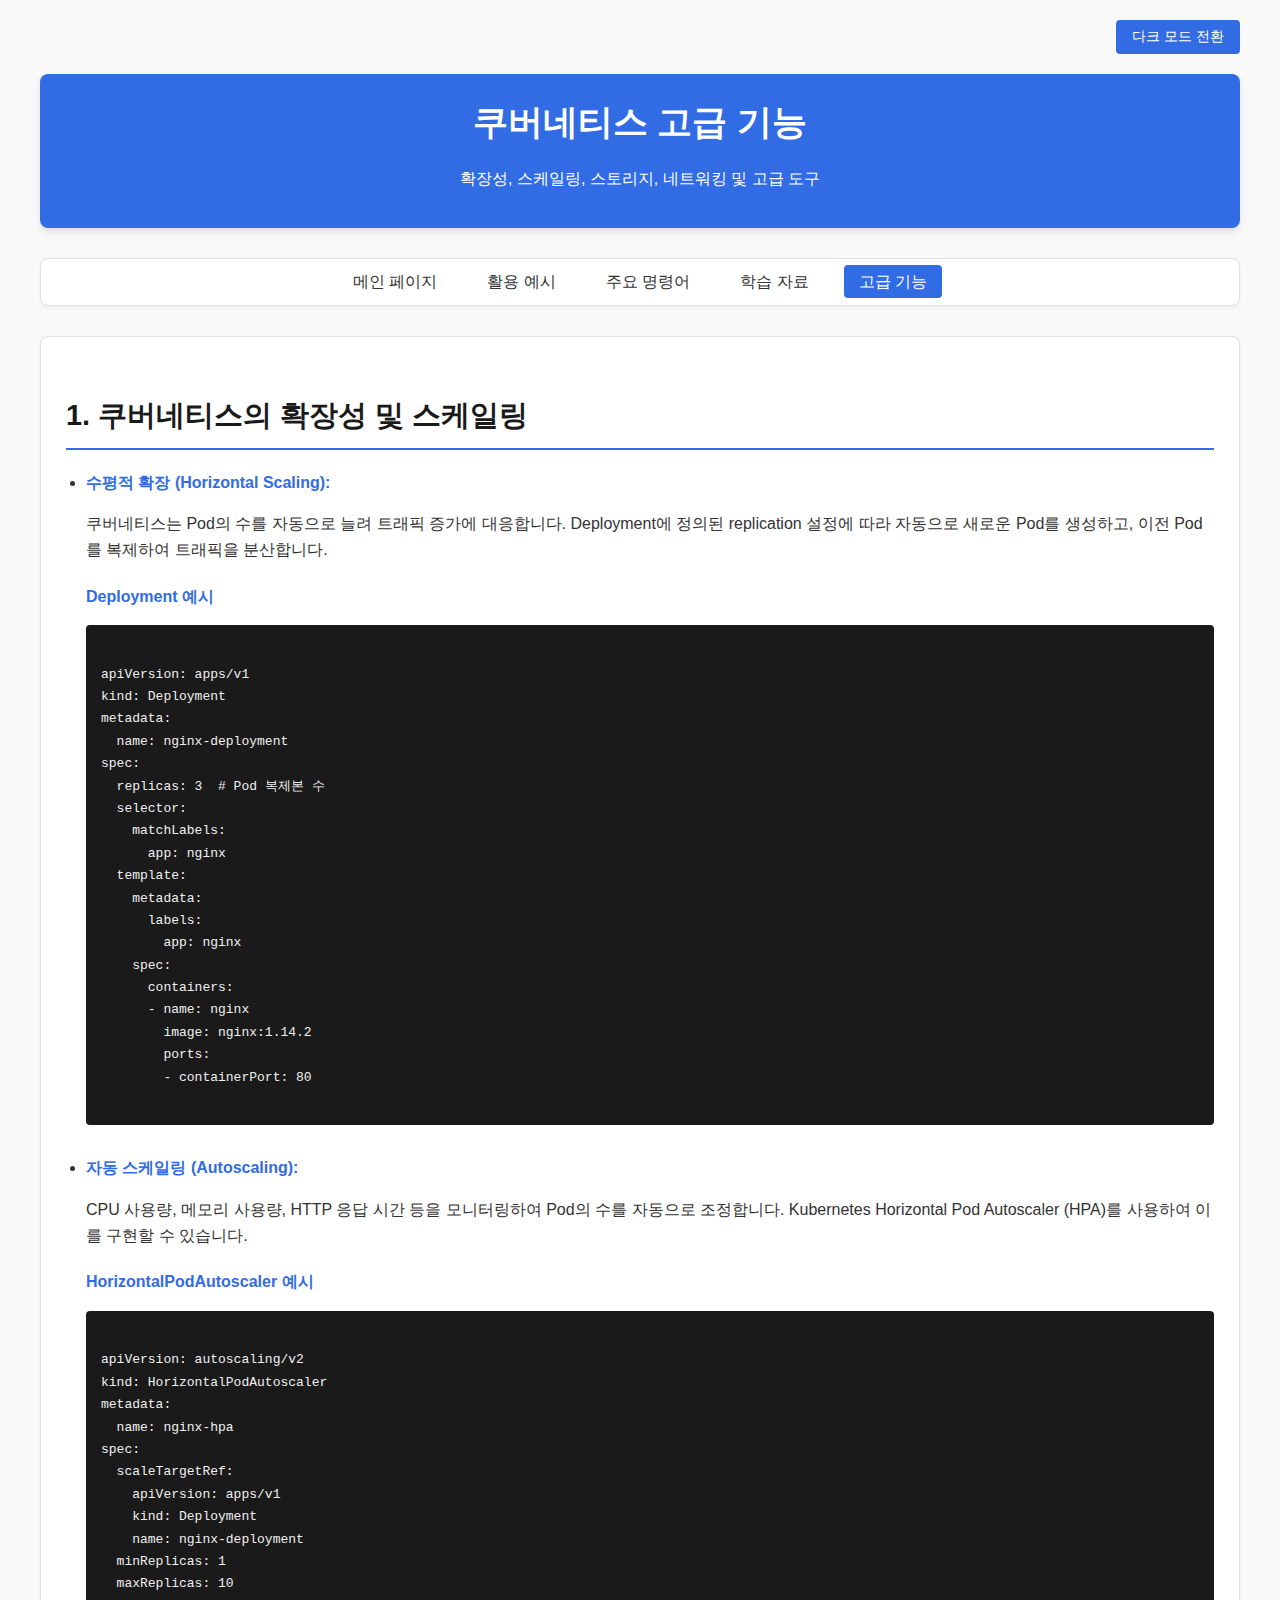
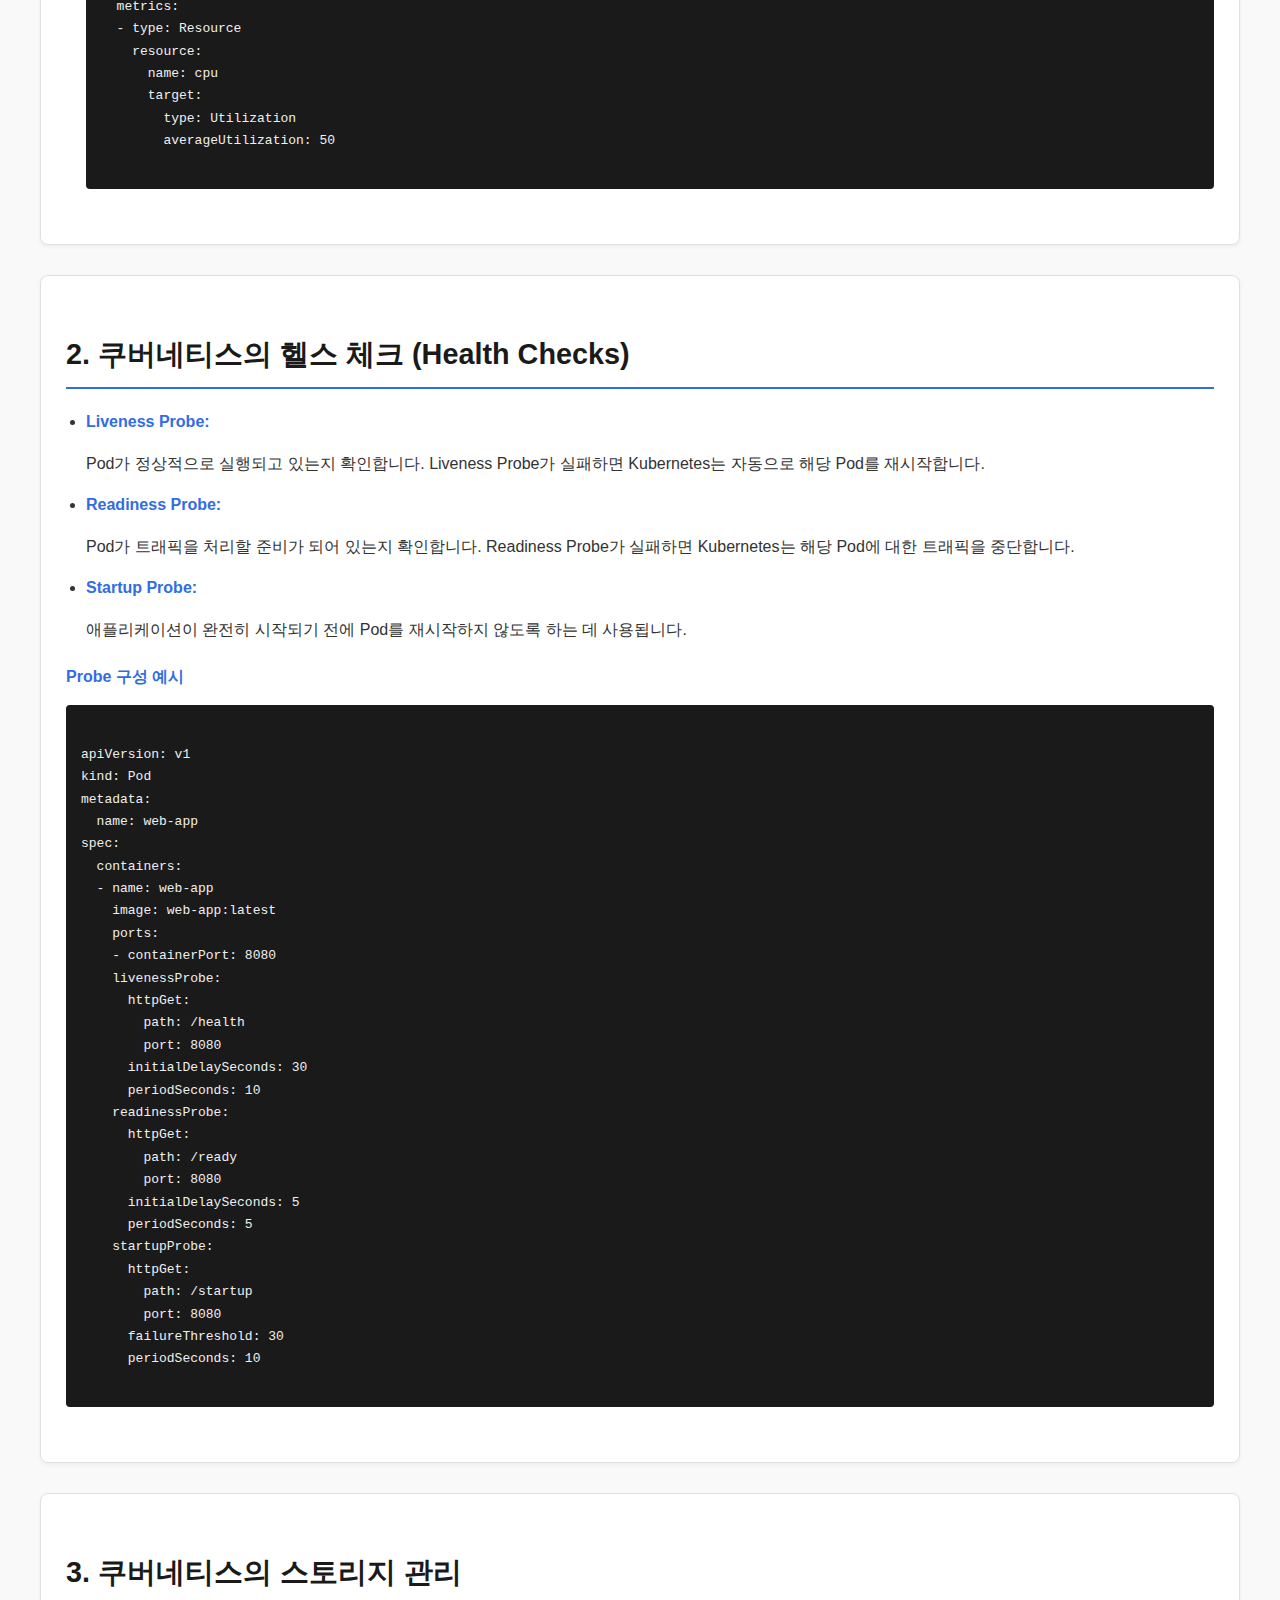
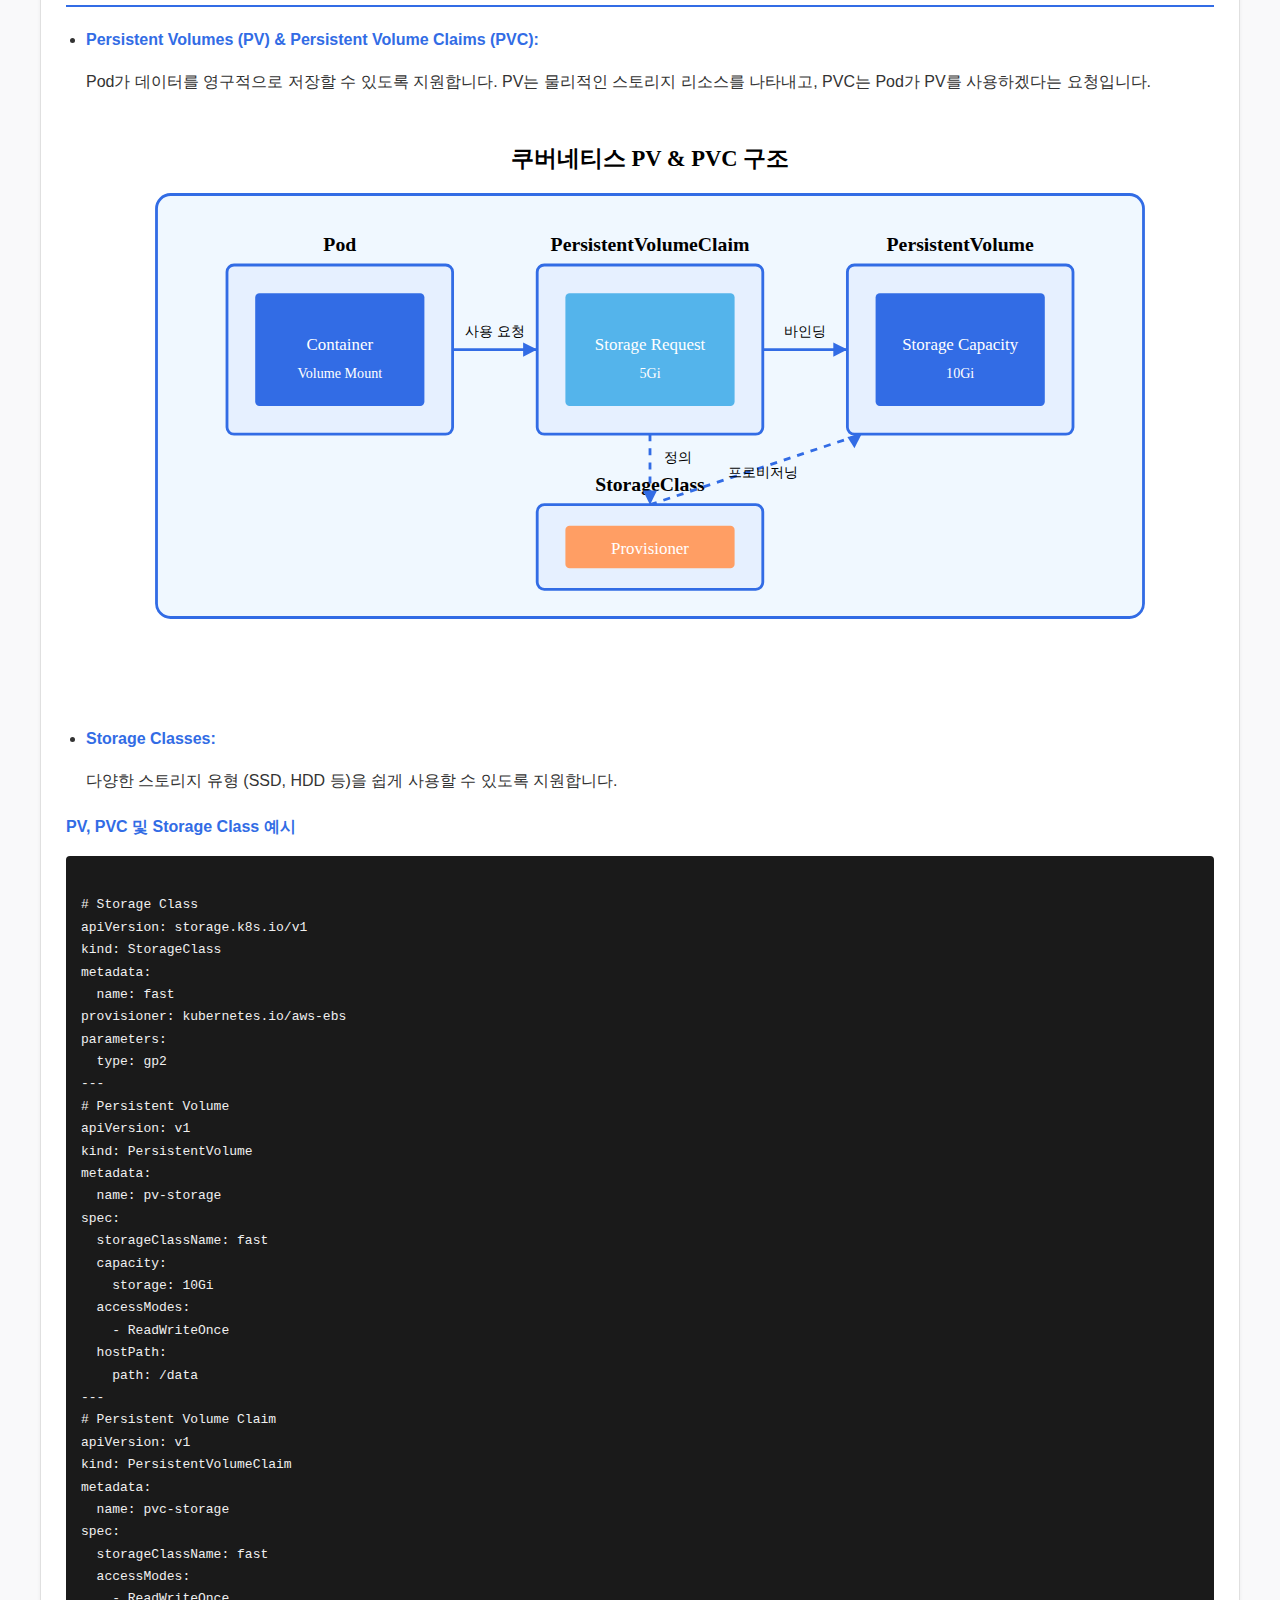
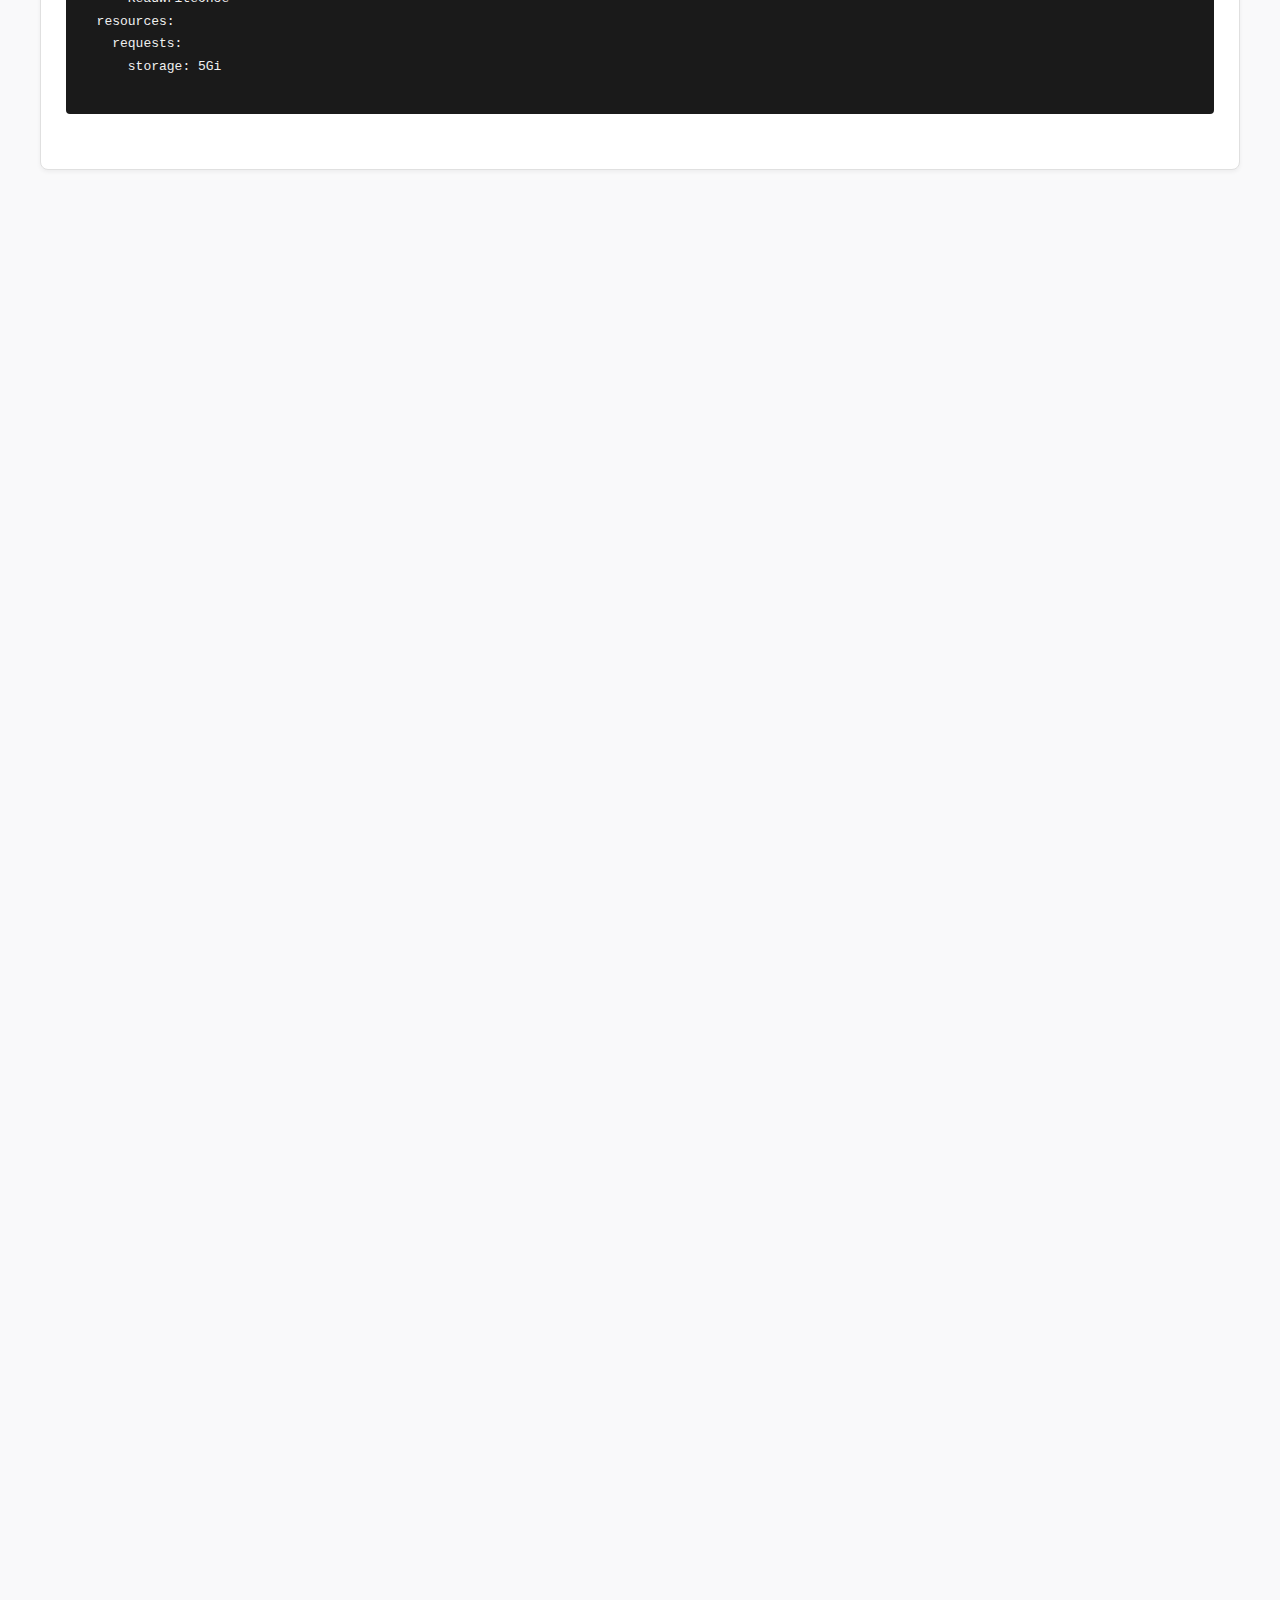
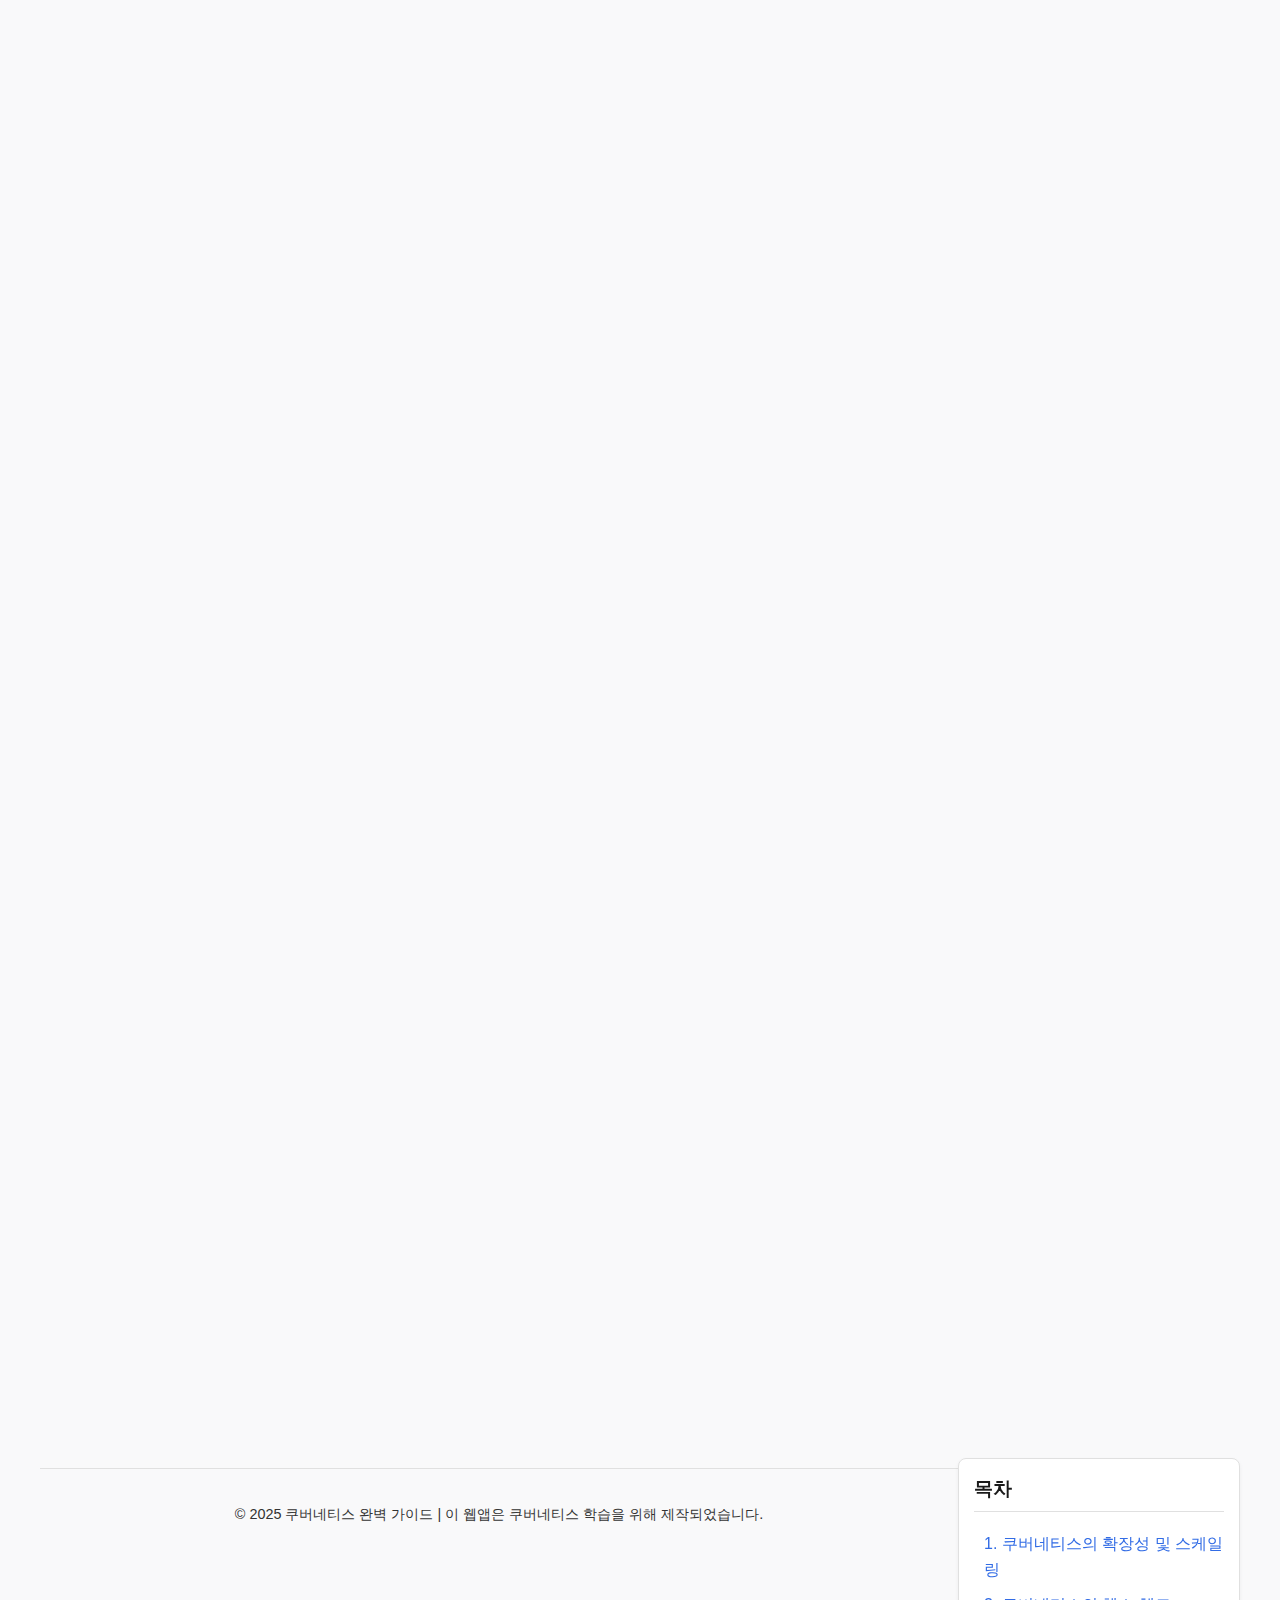
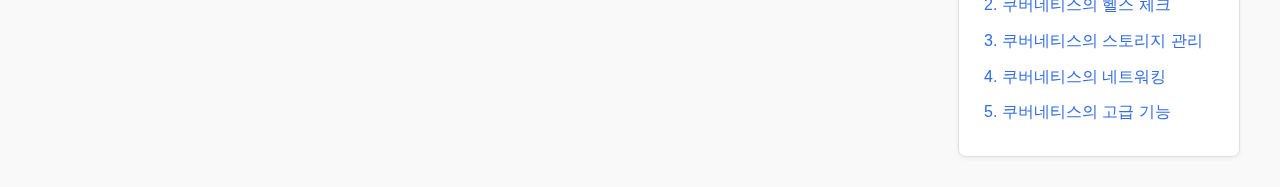
<file: advanced/features.html>
<!DOCTYPE html>
<html lang="ko">
<head>
    <meta charset="UTF-8">
    <meta name="viewport" content="width=device-width, initial-scale=1.0">
    <title>쿠버네티스 고급 기능 - 쿠버네티스 완벽 가이드</title>
    <link href="../css/styles.css" rel="stylesheet">
</head>
<body>
    <div class="container">
        <div class="controls">
            <button class="theme-toggle" onclick="toggleTheme()">다크 모드 전환</button>
        </div>
        
        <header>
            <h1>쿠버네티스 고급 기능</h1>
            <p>확장성, 스케일링, 스토리지, 네트워킹 및 고급 도구</p>
        </header>
        
        <nav class="main-nav">
            <ul>
                <li><a href="../index.html">메인 페이지</a></li>
                <li><a href="../examples.html">활용 예시</a></li>
                <li><a href="../commands.html">주요 명령어</a></li>
                <li><a href="../resources.html">학습 자료</a></li>
                <li><a href="features.html" class="active">고급 기능</a></li>
            </ul>
        </nav>
        
        <main>
            <div id="scaling" class="section">
                <h2>1. 쿠버네티스의 확장성 및 스케일링</h2>
                <ul>
                    <li>
                        <strong>수평적 확장 (Horizontal Scaling):</strong>
                        <p>쿠버네티스는 Pod의 수를 자동으로 늘려 트래픽 증가에 대응합니다. Deployment에 정의된 replication 설정에 따라 자동으로 새로운 Pod를 생성하고, 이전 Pod를 복제하여 트래픽을 분산합니다.</p>
                        
                        <div class="code-example">
                            <h4>Deployment 예시</h4>
                            <pre><code>
apiVersion: apps/v1
kind: Deployment
metadata:
  name: nginx-deployment
spec:
  replicas: 3  # Pod 복제본 수
  selector:
    matchLabels:
      app: nginx
  template:
    metadata:
      labels:
        app: nginx
    spec:
      containers:
      - name: nginx
        image: nginx:1.14.2
        ports:
        - containerPort: 80
                            </code></pre>
                        </div>
                    </li>
                    <li>
                        <strong>자동 스케일링 (Autoscaling):</strong>
                        <p>CPU 사용량, 메모리 사용량, HTTP 응답 시간 등을 모니터링하여 Pod의 수를 자동으로 조정합니다. Kubernetes Horizontal Pod Autoscaler (HPA)를 사용하여 이를 구현할 수 있습니다.</p>
                        
                        <div class="code-example">
                            <h4>HorizontalPodAutoscaler 예시</h4>
                            <pre><code>
apiVersion: autoscaling/v2
kind: HorizontalPodAutoscaler
metadata:
  name: nginx-hpa
spec:
  scaleTargetRef:
    apiVersion: apps/v1
    kind: Deployment
    name: nginx-deployment
  minReplicas: 1
  maxReplicas: 10
  metrics:
  - type: Resource
    resource:
      name: cpu
      target:
        type: Utilization
        averageUtilization: 50
                            </code></pre>
                        </div>
                    </li>
                </ul>
            </div>
            
            <div id="health-checks" class="section">
                <h2>2. 쿠버네티스의 헬스 체크 (Health Checks)</h2>
                <ul>
                    <li>
                        <strong>Liveness Probe:</strong>
                        <p>Pod가 정상적으로 실행되고 있는지 확인합니다. Liveness Probe가 실패하면 Kubernetes는 자동으로 해당 Pod를 재시작합니다.</p>
                    </li>
                    <li>
                        <strong>Readiness Probe:</strong>
                        <p>Pod가 트래픽을 처리할 준비가 되어 있는지 확인합니다. Readiness Probe가 실패하면 Kubernetes는 해당 Pod에 대한 트래픽을 중단합니다.</p>
                    </li>
                    <li>
                        <strong>Startup Probe:</strong>
                        <p>애플리케이션이 완전히 시작되기 전에 Pod를 재시작하지 않도록 하는 데 사용됩니다.</p>
                    </li>
                </ul>
                
                <div class="code-example">
                    <h4>Probe 구성 예시</h4>
                    <pre><code>
apiVersion: v1
kind: Pod
metadata:
  name: web-app
spec:
  containers:
  - name: web-app
    image: web-app:latest
    ports:
    - containerPort: 8080
    livenessProbe:
      httpGet:
        path: /health
        port: 8080
      initialDelaySeconds: 30
      periodSeconds: 10
    readinessProbe:
      httpGet:
        path: /ready
        port: 8080
      initialDelaySeconds: 5
      periodSeconds: 5
    startupProbe:
      httpGet:
        path: /startup
        port: 8080
      failureThreshold: 30
      periodSeconds: 10
                    </code></pre>
                </div>
            </div>
            
            <div id="storage" class="section">
                <h2>3. 쿠버네티스의 스토리지 관리</h2>
                <ul>
                    <li>
                        <strong>Persistent Volumes (PV) & Persistent Volume Claims (PVC):</strong>
                        <p>Pod가 데이터를 영구적으로 저장할 수 있도록 지원합니다. PV는 물리적인 스토리지 리소스를 나타내고, PVC는 Pod가 PV를 사용하겠다는 요청입니다.</p>
                        
                        <div class="diagram">
                            <img src="../images/pv-pvc-diagram.svg" alt="PV와 PVC 다이어그램">
                        </div>
                    </li>
                    <li>
                        <strong>Storage Classes:</strong>
                        <p>다양한 스토리지 유형 (SSD, HDD 등)을 쉽게 사용할 수 있도록 지원합니다.</p>
                    </li>
                </ul>
                
                <div class="code-example">
                    <h4>PV, PVC 및 Storage Class 예시</h4>
                    <pre><code>
# Storage Class
apiVersion: storage.k8s.io/v1
kind: StorageClass
metadata:
  name: fast
provisioner: kubernetes.io/aws-ebs
parameters:
  type: gp2
---
# Persistent Volume
apiVersion: v1
kind: PersistentVolume
metadata:
  name: pv-storage
spec:
  storageClassName: fast
  capacity:
    storage: 10Gi
  accessModes:
    - ReadWriteOnce
  hostPath:
    path: /data
---
# Persistent Volume Claim
apiVersion: v1
kind: PersistentVolumeClaim
metadata:
  name: pvc-storage
spec:
  storageClassName: fast
  accessModes:
    - ReadWriteOnce
  resources:
    requests:
      storage: 5Gi
                    </code></pre>
                </div>
            </div>
            
            <div id="networking" class="section">
                <h2>4. 쿠버네티스의 네트워킹</h2>
                <ul>
                    <li>
                        <strong>Services:</strong>
                        <p>Pod 간 통신을 위한 네트워크 규칙을 정의합니다. Service 타입으로는 ClusterIP, NodePort, LoadBalancer, ExternalName 등이 있습니다.</p>
                    </li>
                    <li>
                        <strong>Ingress:</strong>
                        <p>외부 네트워크에서 클러스터 내부의 Services에 접근하기 위한 규칙을 정의합니다. L7 로드밸런싱 및 도메인 기반 라우팅을 지원합니다.</p>
                    </li>
                    <li>
                        <strong>Network Policies:</strong>
                        <p>Pod 간의 네트워크 트래픽을 제어합니다. 이를 통해 특정 Pod 간의 통신만 허용하도록 설정할 수 있습니다.</p>
                    </li>
                </ul>
                
                <div class="code-example">
                    <h4>네트워킹 구성 예시</h4>
                    <pre><code>
# Service
apiVersion: v1
kind: Service
metadata:
  name: my-service
spec:
  selector:
    app: my-app
  ports:
  - port: 80
    targetPort: 8080
  type: LoadBalancer
---
# Ingress
apiVersion: networking.k8s.io/v1
kind: Ingress
metadata:
  name: my-ingress
spec:
  rules:
  - host: example.com
    http:
      paths:
      - path: /app
        pathType: Prefix
        backend:
          service:
            name: my-service
            port:
              number: 80
---
# Network Policy
apiVersion: networking.k8s.io/v1
kind: NetworkPolicy
metadata:
  name: db-policy
spec:
  podSelector:
    matchLabels:
      role: db
  policyTypes:
  - Ingress
  ingress:
  - from:
    - podSelector:
        matchLabels:
          role: frontend
    ports:
    - protocol: TCP
      port: 3306
                    </code></pre>
                </div>
            </div>
            
            <div id="advanced-tools" class="section">
                <h2>5. 쿠버네티스의 고급 기능</h2>
                <ul>
                    <li>
                        <strong>Operators:</strong>
                        <p>복잡한 애플리케이션을 쉽게 배포하고 관리할 수 있도록 지원합니다. 데이터베이스, 모니터링 시스템 등의 상태 저장 애플리케이션을 관리하는 데 특히 유용합니다.</p>
                    </li>
                    <li>
                        <strong>Helm:</strong>
                        <p>Kubernetes 애플리케이션 패키징, 배포 및 관리를 위한 패키지 관리자입니다. 복잡한 애플리케이션을 단일 명령으로 설치할 수 있도록 해주는 차트(Chart) 기능을 제공합니다.</p>
                        
                        <div class="code-example">
                            <h4>Helm 사용 예시</h4>
                            <pre><code>
# Helm 레포지토리 추가
$ helm repo add bitnami https://charts.bitnami.com/bitnami

# 애플리케이션 설치
$ helm install my-release bitnami/wordpress

# 애플리케이션 업그레이드
$ helm upgrade my-release bitnami/wordpress

# 애플리케이션 삭제
$ helm uninstall my-release
                            </code></pre>
                        </div>
                    </li>
                    <li>
                        <strong>Service Mesh (Istio, Linkerd):</strong>
                        <p>Service 간 통신을 관리하고 보안 및 트래픽 제어를 제공합니다. 마이크로서비스 아키텍처에서 서비스 간 통신의 복잡성을 줄이고, 보안, 관찰성, 트래픽 제어 등을 구현할 수 있습니다.</p>
                        
                        <div class="feature-highlight">
                            <h4>서비스 메시(Istio)의 주요 기능</h4>
                            <ul>
                                <li>트래픽 관리: 라우팅, 로드 밸런싱, 리트라이, 타임아웃, 서킷 브레이킹</li>
                                <li>보안: mTLS, 인증, 권한 부여</li>
                                <li>관찰성: 메트릭, 로그, 트레이싱</li>
                                <li>정책 적용: 속도 제한, 할당량</li>
                            </ul>
                        </div>
                    </li>
                </ul>
            </div>
        </main>
        
        <aside id="toc" class="toc">
            <h3>목차</h3>
            <ul>
                <li><a href="#scaling">1. 쿠버네티스의 확장성 및 스케일링</a></li>
                <li><a href="#health-checks">2. 쿠버네티스의 헬스 체크</a></li>
                <li><a href="#storage">3. 쿠버네티스의 스토리지 관리</a></li>
                <li><a href="#networking">4. 쿠버네티스의 네트워킹</a></li>
                <li><a href="#advanced-tools">5. 쿠버네티스의 고급 기능</a></li>
            </ul>
        </aside>
        
        <footer>
            <p>© 2025 쿠버네티스 완벽 가이드 | 이 웹앱은 쿠버네티스 학습을 위해 제작되었습니다.</p>
        </footer>
    </div>
    
    <script src="../js/scripts.js"></script>
</body>
</html>
</file>
<file: css/styles.css>
:root {
    --primary-color: #326ce5;
    --secondary-color: #54b4eb;
    --bg-color: #f9f9fa;
    --text-color: #333;
    --heading-color: #1a1a1a;
    --card-bg: #ffffff;
    --border-color: #e0e0e0;
    --code-bg: #1a1a1a;
    --code-text: #f0f0f0;
}

body {
    font-family: 'Noto Sans KR', -apple-system, BlinkMacSystemFont, 'Segoe UI', Roboto, Oxygen, Ubuntu, Cantarell, sans-serif;
    line-height: 1.6;
    color: var(--text-color);
    background-color: var(--bg-color);
    margin: 0;
    padding: 0;
    transition: all 0.3s ease;
}

.dark-mode {
    --primary-color: #5a8eff;
    --secondary-color: #83c3ff;
    --bg-color: #121212;
    --text-color: #e0e0e0;
    --heading-color: #ffffff;
    --card-bg: #1e1e1e;
    --border-color: #333333;
    --code-bg: #2d2d2d;
    --code-text: #f0f0f0;
}

.container {
    max-width: 1200px;
    margin: 0 auto;
    padding: 20px;
    position: relative;
}

header {
    background-color: var(--primary-color);
    color: white;
    padding: 20px 0;
    text-align: center;
    border-radius: 8px;
    margin-bottom: 30px;
    box-shadow: 0 4px 6px rgba(0, 0, 0, 0.1);
}

h1 {
    margin: 0;
    font-size: 2.2rem;
    font-weight: 700;
}

h2 {
    color: var(--heading-color);
    font-size: 1.8rem;
    margin-top: 30px;
    margin-bottom: 20px;
    border-bottom: 2px solid var(--primary-color);
    padding-bottom: 10px;
}

.section {
    background-color: var(--card-bg);
    border-radius: 8px;
    padding: 25px;
    margin-bottom: 30px;
    box-shadow: 0 2px 4px rgba(0, 0, 0, 0.05);
    border: 1px solid var(--border-color);
    transition: transform 0.3s ease, box-shadow 0.3s ease;
}

.section:hover {
    transform: translateY(-5px);
    box-shadow: 0 6px 12px rgba(0, 0, 0, 0.1);
}

ul {
    padding-left: 20px;
}

li {
    margin-bottom: 10px;
    position: relative;
}

strong {
    color: var(--primary-color);
    font-weight: 600;
}

.controls {
    display: flex;
    justify-content: flex-end;
    margin-bottom: 20px;
}

.theme-toggle {
    background-color: var(--primary-color);
    color: white;
    border: none;
    border-radius: 4px;
    padding: 8px 16px;
    cursor: pointer;
    font-size: 14px;
    transition: background-color 0.3s ease;
}

.theme-toggle:hover {
    background-color: var(--secondary-color);
}

.diagram {
    text-align: center;
    margin: 30px 0;
}

.diagram img {
    max-width: 100%;
    height: auto;
}

footer {
    text-align: center;
    margin-top: 40px;
    padding: 20px 0;
    color: var(--text-color);
    font-size: 0.9rem;
    border-top: 1px solid var(--border-color);
}

/* 내비게이션 스타일 */
.main-nav {
    background-color: var(--card-bg);
    border-radius: 8px;
    padding: 10px 20px;
    margin-bottom: 30px;
    box-shadow: 0 2px 4px rgba(0, 0, 0, 0.05);
    border: 1px solid var(--border-color);
}

.main-nav ul {
    display: flex;
    list-style-type: none;
    padding: 0;
    margin: 0;
    justify-content: center;
    flex-wrap: wrap;
}

.main-nav li {
    margin: 0 10px;
}

.main-nav a {
    color: var(--text-color);
    text-decoration: none;
    padding: 8px 15px;
    border-radius: 4px;
    transition: all 0.3s ease;
}

.main-nav a:hover, .main-nav a.active {
    background-color: var(--primary-color);
    color: white;
}

/* 목차 스타일 */
.toc {
    position: sticky;
    top: 20px;
    background-color: var(--card-bg);
    border-radius: 8px;
    padding: 15px;
    margin-bottom: 30px;
    box-shadow: 0 2px 4px rgba(0, 0, 0, 0.05);
    border: 1px solid var(--border-color);
    width: 250px;
    float: right;
}

.dark-mode .toc {
    box-shadow: 0 2px 4px rgba(0, 0, 0, 0.2);
}

.toc h3, .toc h4 {
    margin-top: 0;
    border-bottom: 1px solid var(--border-color);
    padding-bottom: 8px;
    color: var(--heading-color);
}

.toc h4 {
    margin-top: 15px;
    font-size: 1rem;
}

.toc ul {
    list-style-type: none;
    padding-left: 10px;
}

.toc a {
    color: var(--primary-color);
    text-decoration: none;
    transition: color 0.3s ease;
}

.toc a:hover {
    color: var(--secondary-color);
    text-decoration: underline;
}

/* 명령어 스타일 */
.command-group {
    margin-bottom: 30px;
}

.command-group h3 {
    color: var(--primary-color);
    border-bottom: 1px solid var(--border-color);
    padding-bottom: 8px;
    margin-top: 20px;
    margin-bottom: 15px;
}

.command-item {
    margin-bottom: 15px;
    background-color: rgba(50, 108, 229, 0.05);
    padding: 10px;
    border-radius: 4px;
}

.dark-mode .command-item {
    background-color: rgba(90, 142, 255, 0.1);
}

.command-item code {
    display: inline-block;
    background-color: var(--code-bg);
    color: var(--code-text);
    padding: 5px 10px;
    border-radius: 4px;
    font-family: 'Courier New', monospace;
    margin-bottom: 5px;
}

.dark-mode .command-item code {
    border: 1px solid #555;
}

.command-item p {
    margin: 8px 0 0 0;
    font-size: 0.9rem;
}

/* 코드 예시 스타일 */
.code-example {
    margin-bottom: 30px;
}

.dark-mode .code-example {
    background-color: rgba(90, 142, 255, 0.05);
    padding: 10px;
    border-radius: 4px;
}

.code-example h3, .code-example h4 {
    color: var(--primary-color);
    margin-bottom: 10px;
}

.code-example pre {
    background-color: var(--code-bg);
    color: var(--code-text);
    padding: 15px;
    border-radius: 4px;
    overflow-x: auto;
    font-family: 'Courier New', monospace;
    line-height: 1.4;
}

.highlight {
    background-color: rgba(50, 108, 229, 0.1);
    padding: 2px 4px;
    border-radius: 4px;
    color: var(--primary-color);
}

.dark-mode .highlight {
    background-color: rgba(90, 142, 255, 0.15);
}

/* 예시 시나리오 스타일 */
.example-scenario {
    margin-bottom: 30px;
    background-color: rgba(50, 108, 229, 0.05);
    padding: 15px;
    border-radius: 4px;
}

.dark-mode .example-scenario {
    background-color: rgba(90, 142, 255, 0.1);
}

.example-scenario h3 {
    color: var(--primary-color);
    margin-top: 0;
    margin-bottom: 10px;
}

.example-scenario pre {
    background-color: var(--code-bg);
    color: var(--code-text);
    padding: 15px;
    border-radius: 4px;
    overflow-x: auto;
    font-family: 'Courier New', monospace;
    line-height: 1.4;
    margin: 10px 0;
}

.dark-mode .example-scenario pre {
    border: 1px solid #555;
}

/* 특징 하이라이트 스타일 */
.feature-highlight {
    background-color: rgba(50, 108, 229, 0.1);
    padding: 15px;
    border-radius: 4px;
    margin: 20px 0;
    border-left: 4px solid var(--primary-color);
}

.dark-mode .feature-highlight {
    background-color: rgba(90, 142, 255, 0.15);
}

.feature-highlight h4 {
    color: var(--primary-color);
    margin-top: 0;
    margin-bottom: 10px;
}

/* 코드 싱택스 하이라이팅 스타일 */
.code-keyword {
    color: #569cd6; /* 파란색 - 키워드 */
}

.code-string {
    color: #ce9178; /* 주황색 - 문자열 */
}

.code-comment {
    color: #6a9955; /* 초록색 - 주석 */
}

.code-number {
    color: #b5cea8; /* 연한 초록색 - 숫자 */
}

.code-property {
    color: #9cdcfe; /* 하늘색 - 속성 */
}

/* 반응형 스타일 */
@media (max-width: 768px) {
    h1 {
        font-size: 1.8rem;
    }
    
    h2 {
        font-size: 1.5rem;
    }
    
    .container {
        padding: 15px;
    }
    
    .toc {
        float: none;
        width: auto;
        position: static;
    }
    
    .main-nav ul {
        flex-direction: column;
    }
    
    .main-nav li {
        margin: 5px 0;
    }
    
    .book-list {
        grid-template-columns: 1fr;
    }
}
</file>
